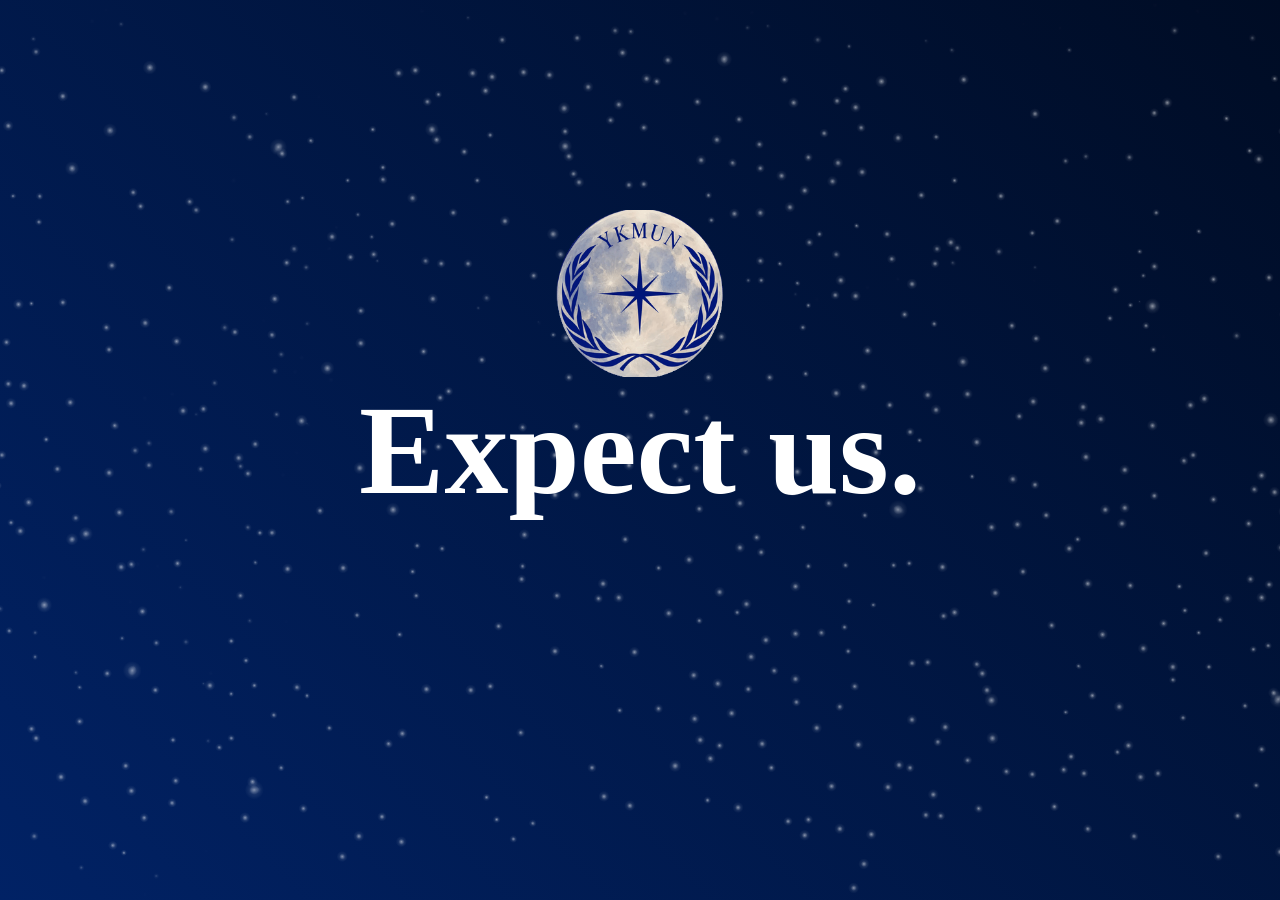
<file: index.html>
<!DOCTYPE html>
<html lang="en">
<head>
    <meta charset="UTF-8">
    <meta name="viewport" content="width=device-width, initial-scale=1">
    <meta name="theme-color" content="#011744">
    <title>YKMUN - Expect Us</title>
    <link rel="icon" type="image/png" sizes="256x256" href="icon.png">
    <link rel="apple-touch-icon" href="icon.png">
    <link rel="stylesheet" href="style.css">
</head>
<body>
    <div class="sky" aria-hidden="true"></div>
    <canvas id="stars" aria-hidden="true"></canvas>
    <div class="stack">
        <div class="title">
            <img class="mark" src="icon.png" alt="YKMUN" width="256" height="256">
            <h1>Expect us.</h1>
        </div>
    </div>
    <script src="stars-data.js"></script>
    <script src="stars.js"></script>
</body>
</html>
</file>
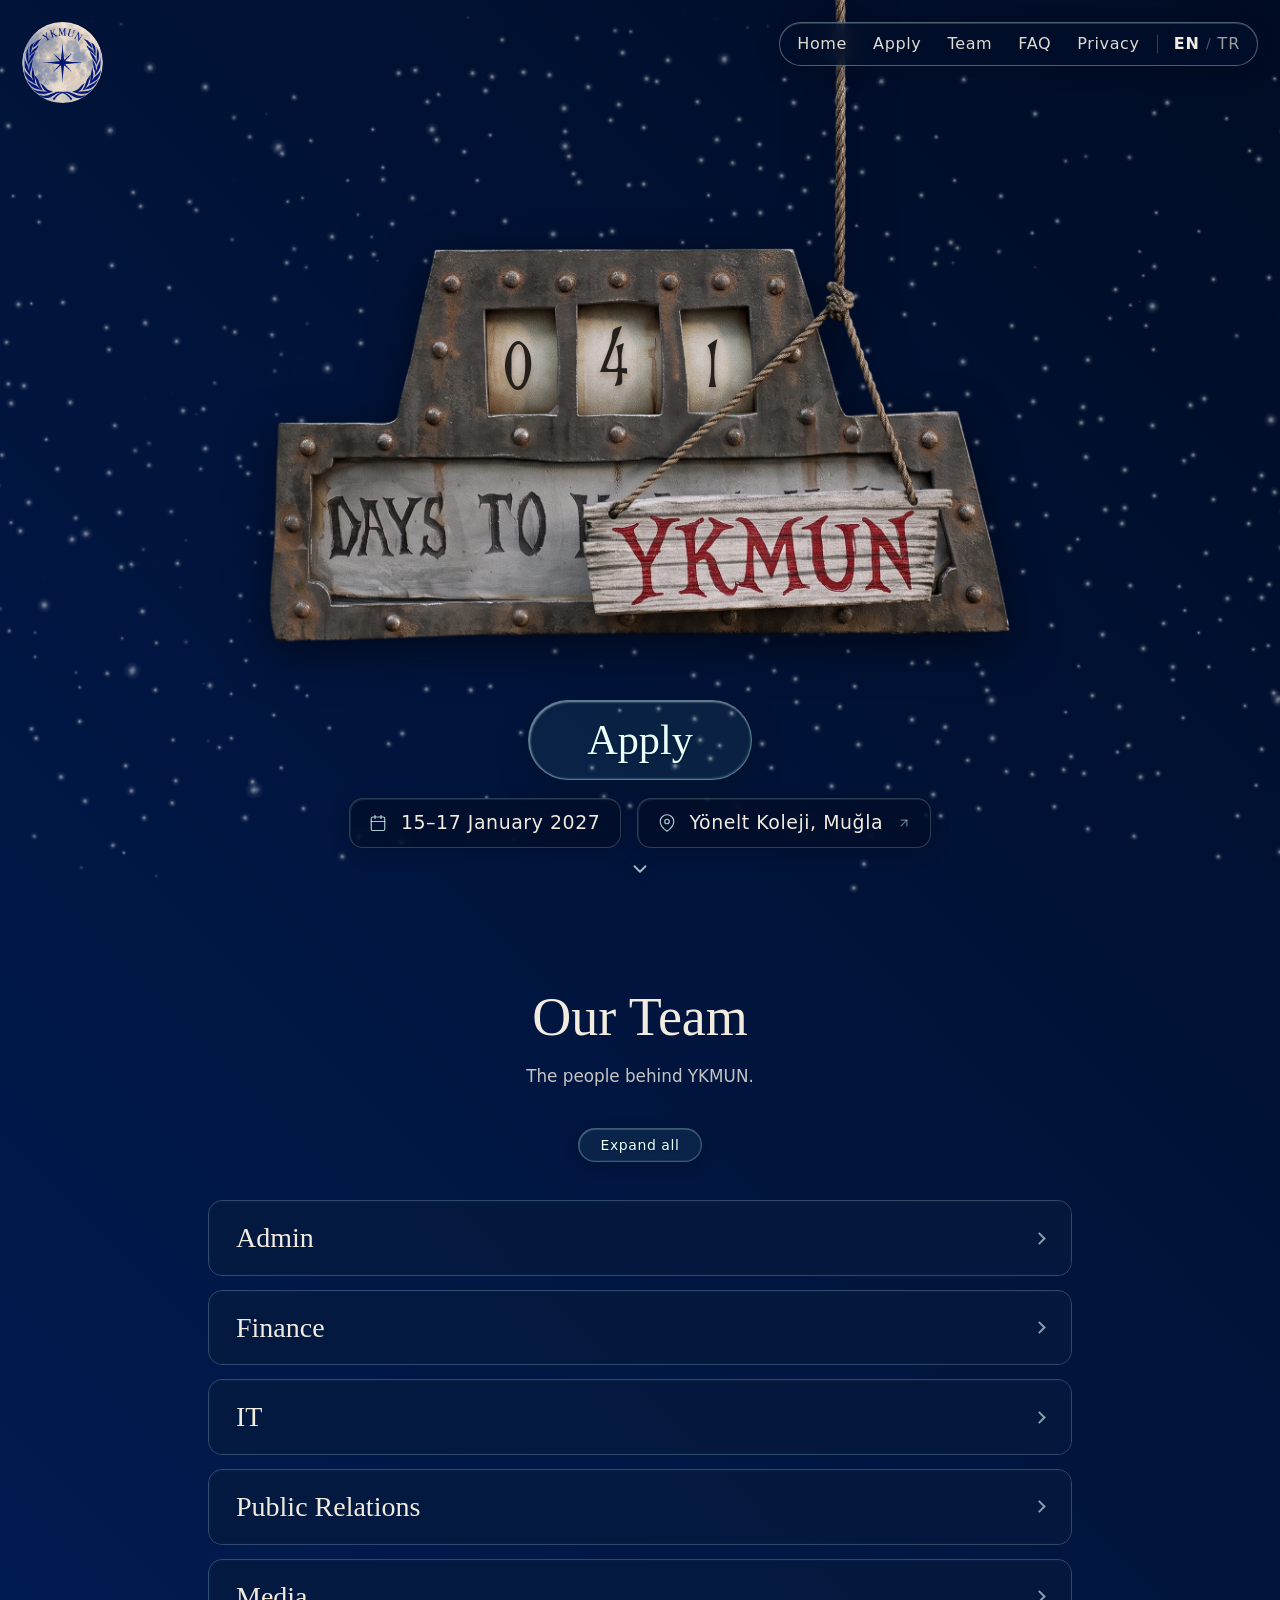
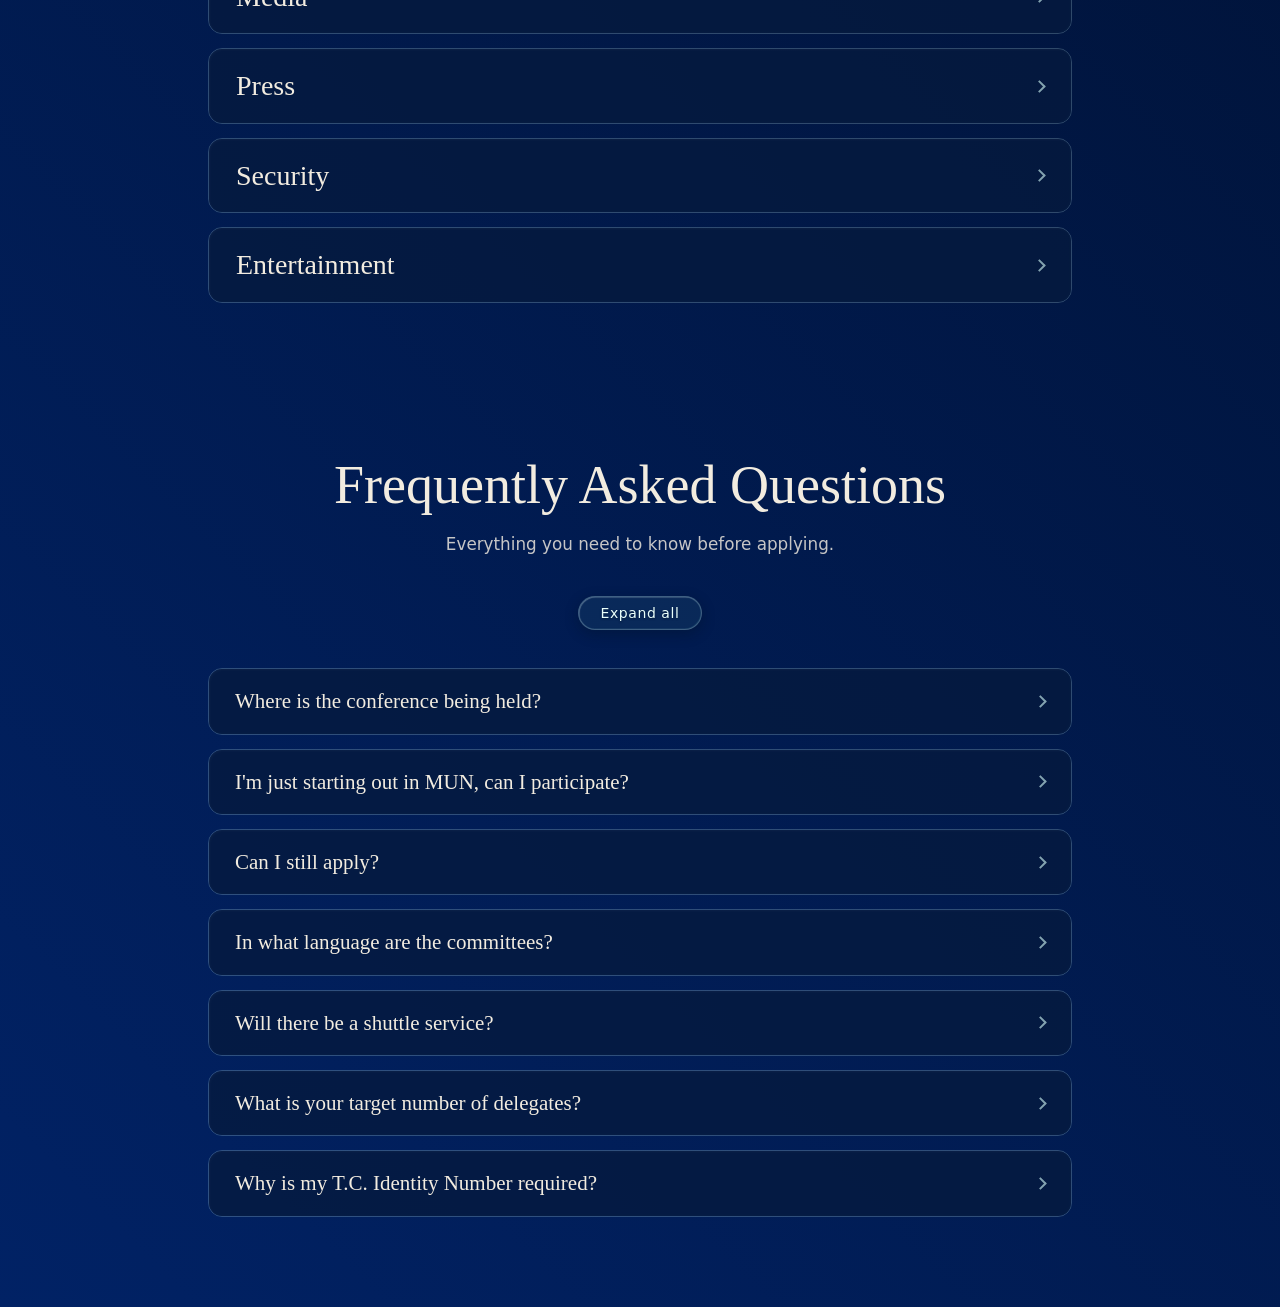
<file: home.html>
<!DOCTYPE html>
<html lang="en">
<head>
    <meta charset="UTF-8">
    <meta name="viewport" content="width=device-width, initial-scale=1">
    <meta name="theme-color" content="#011744">
    <title>YKMUN - Home</title>
    <meta name="description" content="Apply to YKMUN. Follow the countdown to the conference.">
    <link rel="icon" type="image/png" sizes="256x256" href="icon.png">
    <link rel="apple-touch-icon" href="icon.png">
    <link rel="stylesheet" href="fonts.css">
    <link rel="stylesheet" href="home.css">
    <link rel="stylesheet" href="team.css">
    <link rel="stylesheet" href="nav.css">
    <link rel="stylesheet" href="auth.css">
</head>
<body>

<div class="sky" aria-hidden="true"></div>
<canvas id="stars" aria-hidden="true"></canvas>

<a class="emblem" href="/home" aria-label="YKMUN Home Page">
    <img src="icon.png" alt="YKMUN Logo" width="256" height="256">
</a>

<main>

    <section class="stage">

        <div class="counter">
            <img class="counter-plate" src="counter.webp" alt="Countdown to YKMUN"
                 width="1556" height="2783" fetchpriority="high">

            <!-- Staff entrance, sitting over the YKMUN text on the counter and
                 invisible until pressed 5 times. Deliberately unnamed in the
                 page: no label, no icon, no hover state. See auth.js for what
                 it opens, and note that the hiding is not the security — the
                 password is. -->
            <button class="secret" id="staff-entry" type="button"
                    tabindex="-1" aria-hidden="true"></button>

            <div class="windows" aria-hidden="true">
                <span class="window" data-slot="0"></span>
                <span class="window" data-slot="1"></span>
                <span class="window" data-slot="2"></span>
            </div>

            <p class="sr-only" id="countdown-text" role="status" aria-live="polite"></p>
        </div>

        <div class="stage-foot">
            <a class="cta" href="apply" data-en="Apply" data-tr="Başvur">Apply</a>

            <div class="meta-cards">
                <!-- Date Card -->
                <div class="meta-card">
                    <span class="meta-card-icon" aria-hidden="true">
                        <svg viewBox="0 0 24 24" width="18" height="18" fill="none" stroke="currentColor" stroke-width="1.6" stroke-linecap="round" stroke-linejoin="round">
                            <rect x="3" y="4" width="18" height="18" rx="2" ry="2"></rect>
                            <line x1="16" y1="2" x2="16" y2="6"></line>
                            <line x1="8" y1="2" x2="8" y2="6"></line>
                            <line x1="3" y1="10" x2="21" y2="10"></line>
                        </svg>
                    </span>
                    <span class="meta-card-text" data-en="15–17 January 2027" data-tr="15–17 Ocak 2027">15–17 January 2027</span>
                </div>

                <!-- Venue Card -->
                <a class="meta-card meta-card--link" href="https://maps.google.com/?q=Özel+Yönelt+Koleji+Menteşe+Muğla" target="_blank" rel="noopener noreferrer" title="Özel Yönelt Koleji, Menteşe, Muğla" aria-label="Location: Yönelt Koleji, Muğla (opens Google Maps)">
                    <span class="meta-card-icon" aria-hidden="true">
                        <svg viewBox="0 0 24 24" width="18" height="18" fill="none" stroke="currentColor" stroke-width="1.6" stroke-linecap="round" stroke-linejoin="round">
                            <path d="M21 10c0 7-9 13-9 13s-9-6-9-13a9 9 0 0 1 18 0z"></path>
                            <circle cx="12" cy="10" r="3"></circle>
                        </svg>
                    </span>
                    <span class="meta-card-text">Yönelt Koleji, Muğla</span>
                    <span class="meta-card-link-icon" aria-hidden="true">
                        <svg viewBox="0 0 24 24" width="14" height="14" fill="none" stroke="currentColor" stroke-width="2" stroke-linecap="round" stroke-linejoin="round">
                            <line x1="7" y1="17" x2="17" y2="7"></line>
                            <polyline points="7 7 17 7 17 17"></polyline>
                        </svg>
                    </span>
                </a>
            </div>
        </div>

        <a class="scroll-cue" href="#team" aria-label="Scroll down">
            <svg viewBox="0 0 24 24" width="22" height="22" fill="none" stroke="currentColor" stroke-width="2" stroke-linecap="round" stroke-linejoin="round" aria-hidden="true">
                <polyline points="6 9 12 15 18 9"></polyline>
            </svg>
        </a>

    </section>

    <section class="page" id="team">

        <header class="head">
            <h1>Our Team</h1>
            <p class="note">The people behind YKMUN.</p>
        </header>

        <div class="team-actions">
            <button type="button" class="team-toggle-all" id="team-toggle-all" aria-expanded="false" data-en="Expand all" data-tr="Tümünü aç">Expand all</button>
        </div>

        <details class="dept" id="admin">
            <summary class="dept-summary">
                <h2 class="dept-title" data-en="Admin" data-tr="Admin">Admin</h2>
                <span class="dept-arrow" aria-hidden="true"></span>
            </summary>
            <div class="dept-body">
                <p class="dept-text">Need anything during the conference? They'll be there to help before you even have to ask! While you enjoy an unforgettable conference experience and make memories to cherish, they work behind the scenes to make sure everything runs smoothly and seamlessly. With their hardworking team and the leaders guiding them, they strive every day to make your experience even better. They are the unsung heroes of our conference and the backbone of our organization.</p>
                <ul class="team">
                    <li class="member">
                        <picture>
                            <source srcset="team/alaz-ada-ozturk.jxl" type="image/jxl">
                            <img src="team/alaz-ada-ozturk.jpg" alt="Alaz Ada Öztürk"
                                 width="720" height="960" loading="lazy">
                        </picture>
                        <p class="member-name">Alaz Ada Öztürk</p>
                        <p class="member-role">Head of Admin</p>
                    </li>
                    <li class="member">
                        <picture>
                            <source srcset="team/oyku-ela-navruz.jxl" type="image/jxl">
                            <img src="team/oyku-ela-navruz.jpg" alt="Öykü Ela Navruz"
                                 width="720" height="960" loading="lazy">
                        </picture>
                        <p class="member-name">Öykü Ela Navruz</p>
                        <p class="member-role">Deputy Head of Admin</p>
                    </li>
                </ul>
            </div>
        </details>
        <details class="dept" id="finance">
            <summary class="dept-summary">
                <h2 class="dept-title" data-en="Finance" data-tr="Finans">Finance</h2>
                <span class="dept-arrow" aria-hidden="true"></span>
            </summary>
            <div class="dept-body">
                <p class="dept-text">Meet the people who prove that finance is about much more than numbers: it's about leadership, strategy, and success! With their sharp attention to detail, dedication, and strong sense of responsibility, they work tirelessly to ensure that every plan is built on a solid foundation. Always striving to make every goal achievable and sustainable, their endless effort and support play a vital role in bringing our conference to life.</p>
                <ul class="team">
                    <li class="member">
                        <picture>
                            <source srcset="team/zeliha-koyneksiz.jxl" type="image/jxl">
                            <img src="team/zeliha-koyneksiz.jpg" alt="Zeliha Köyneksiz"
                                 width="720" height="960" loading="lazy">
                        </picture>
                        <p class="member-name">Zeliha Köyneksiz</p>
                        <p class="member-role">Co-Head of Finance</p>
                    </li>
                    <li class="member">
                        <picture>
                            <source srcset="team/ata-deniz-ozsoy.jxl" type="image/jxl">
                            <img src="team/ata-deniz-ozsoy.jpg" alt="Ata Deniz Özsoy"
                                 width="720" height="960" loading="lazy">
                        </picture>
                        <p class="member-name">Ata Deniz Özsoy</p>
                        <p class="member-role">Co-Head of Finance</p>
                    </li>
                    <li class="member">
                        <picture>
                            <source srcset="team/cinar-ertun.jxl" type="image/jxl">
                            <img src="team/cinar-ertun.jpg" alt="Çınar Ertun"
                                 width="896" height="1200" loading="lazy">
                        </picture>
                        <p class="member-name">Çınar Ertun</p>
                        <p class="member-role">Deputy Head of Finance</p>
                    </li>
                </ul>
            </div>
        </details>
        <details class="dept" id="it">
            <summary class="dept-summary">
                <h2 class="dept-title" data-en="IT" data-tr="IT">IT</h2>
                <span class="dept-arrow" aria-hidden="true"></span>
            </summary>
            <div class="dept-body">
                <p class="dept-text">Behind every seamless experience lies a brilliant mind working tirelessly to make it happen! With technical expertise, creativity, and a passion for innovation, our IT Heads ensure that every detail works flawlessly. From solving unexpected challenges to keeping everything running smoothly, they're always one step ahead, making sure nothing stands in the way of an unforgettable conference experience.</p>
                <ul class="team">
                    <li class="member">
                        <picture>
                            <source srcset="team/efe-tahca.jxl" type="image/jxl">
                            <img src="team/efe-tahca.jpg" alt="Efe Tahça"
                                 width="720" height="960" loading="lazy">
                        </picture>
                        <p class="member-name">Efe Tahça</p>
                        <p class="member-role">Co-Head of IT</p>
                    </li>
                    <li class="member">
                        <picture>
                            <source srcset="team/toprak-dere.jxl" type="image/jxl">
                            <img src="team/toprak-dere.jpg" alt="Toprak Dere"
                                 width="720" height="960" loading="lazy">
                        </picture>
                        <p class="member-name">Toprak Dere</p>
                        <p class="member-role">Co-Head of IT</p>
                    </li>
                </ul>
            </div>
        </details>
        <details class="dept" id="public-relations">
            <summary class="dept-summary">
                <h2 class="dept-title" data-en="Public Relations" data-tr="Halkla İlişkiler">Public Relations</h2>
                <span class="dept-arrow" aria-hidden="true"></span>
            </summary>
            <div class="dept-body">
                <p class="dept-text">Do you have a question or need help? They're always just one step away! The unsung heroes behind every perfectly organized moment, they take our conference to the next level with their team spirit and experience. With their energy, warmth, and dedication, they're always ready to solve your problems and make sure everything runs smoothly. Working tirelessly to create a flawless conference, they're here for you whenever you need them!</p>
                <ul class="team">
                    <li class="member">
                        <picture>
                            <source srcset="team/lal-carikoglu.jxl" type="image/jxl">
                            <img src="team/lal-carikoglu.jpg" alt="Lâl Çarıkoğlu"
                                 width="720" height="960" loading="lazy">
                        </picture>
                        <p class="member-name">Lâl Çarıkoğlu</p>
                        <p class="member-role">Co-Head of Public Relations</p>
                    </li>
                    <li class="member">
                        <picture>
                            <source srcset="team/esma-akcin.jxl" type="image/jxl">
                            <img src="team/esma-akcin.jpg" alt="Esma Akçin"
                                 width="720" height="960" loading="lazy">
                        </picture>
                        <p class="member-name">Esma Akçin</p>
                        <p class="member-role">Co-Head of Public Relations</p>
                    </li>
                    <li class="member">
                        <picture>
                            <source srcset="team/gulsah-topal.jxl" type="image/jxl">
                            <img src="team/gulsah-topal.jpg" alt="Gülşah Topal"
                                 width="720" height="960" loading="lazy">
                        </picture>
                        <p class="member-name">Gülşah Topal</p>
                        <p class="member-role">Deputy Head of Public Relations</p>
                    </li>
                </ul>
            </div>
        </details>
        <details class="dept" id="media">
            <summary class="dept-summary">
                <h2 class="dept-title" data-en="Media" data-tr="Medya">Media</h2>
                <span class="dept-arrow" aria-hidden="true"></span>
            </summary>
            <div class="dept-body">
                <p class="dept-text">Meet the creative face of our conference! With their talent, unique perspective, and inspiring vision, they work tirelessly to capture our most unforgettable moments. Every detail matters to them, and their dedication ensures that the spirit of our conference is reflected in every frame. Thanks to their creativity and passion, we're ready to create memories worth sharing over and over again!</p>
                <ul class="team">
                    <li class="member">
                        <picture>
                            <source srcset="team/doruk-boyaci.jxl" type="image/jxl">
                            <img src="team/doruk-boyaci.jpg" alt="Doruk Boyacı"
                                 width="720" height="960" loading="lazy">
                        </picture>
                        <p class="member-name">Doruk Boyacı</p>
                        <p class="member-role">Co-Head of Media</p>
                    </li>
                    <li class="member">
                        <picture>
                            <source srcset="team/masal-cenikli.jxl" type="image/jxl">
                            <img src="team/masal-cenikli.jpg" alt="Masal Cenikli"
                                 width="720" height="960" loading="lazy">
                        </picture>
                        <p class="member-name">Masal Cenikli</p>
                        <p class="member-role">Co-Head of Media</p>
                    </li>
                </ul>
            </div>
        </details>
        <details class="dept" id="press">
            <summary class="dept-summary">
                <h2 class="dept-title" data-en="Press" data-tr="Basın">Press</h2>
                <span class="dept-arrow" aria-hidden="true"></span>
            </summary>
            <div class="dept-body">
                <p class="dept-text">Behind every unforgettable moment, there is a team bringing it all to life. Leading our press team with dedication and passion, our Co-Heads of Press are ready to capture every moment. With their creativity and commitment, they will make sure that every highlight of our conference finds its way to the spotlight. Get ready to see our conference through their eyes! They work tirelessly to capture your most precious moments and bring them to you.</p>
                <ul class="team">
                    <li class="member">
                        <picture>
                            <source srcset="team/alp-akbulut.jxl" type="image/jxl">
                            <img src="team/alp-akbulut.jpg" alt="Alp Akbulut"
                                 width="720" height="960" loading="lazy">
                        </picture>
                        <p class="member-name">Alp Akbulut</p>
                        <p class="member-role">Co-Head of Press</p>
                    </li>
                    <li class="member">
                        <picture>
                            <source srcset="team/goktug-efe-kolenoglu.jxl" type="image/jxl">
                            <img src="team/goktug-efe-kolenoglu.jpg" alt="Göktuğ Efe Kolenoğlu"
                                 width="720" height="960" loading="lazy">
                        </picture>
                        <p class="member-name">Göktuğ Efe Kolenoğlu</p>
                        <p class="member-role">Co-Head of Press</p>
                    </li>
                </ul>
            </div>
        </details>
        <details class="dept" id="security">
            <summary class="dept-summary">
                <h2 class="dept-title" data-en="Security" data-tr="Güvenlik">Security</h2>
                <span class="dept-arrow" aria-hidden="true"></span>
            </summary>
            <div class="dept-body">
                <p class="dept-text">Responsible for maintaining order and ensuring a safe environment throughout the conference, our Co-Heads of Security play an important role in keeping everything running smoothly. With their dedication and attention to detail, they are ready to ensure a secure and well-organized experience for all participants. With security as their priority, they are ready to keep the conference running at its best. We're fortunate to have a team that combines quick responses with the strength and dedication to ensure everyone's safety. Thanks to them, our conference becomes even more extraordinary.</p>
                <ul class="team">
                    <li class="member">
                        <picture>
                            <source srcset="team/egemen-kursat-savas.jxl" type="image/jxl">
                            <img src="team/egemen-kursat-savas.jpg" alt="Egemen Kürşat Savaş"
                                 width="720" height="960" loading="lazy">
                        </picture>
                        <p class="member-name">Egemen Kürşat Savaş</p>
                        <p class="member-role">Co-Head of Security</p>
                    </li>
                    <li class="member">
                        <picture>
                            <source srcset="team/eymen-elemena.jxl" type="image/jxl">
                            <img src="team/eymen-elemena.jpg" alt="Eymen Elemana"
                                 width="896" height="1200" loading="lazy">
                        </picture>
                        <p class="member-name">Eymen Elemana</p>
                        <p class="member-role">Co-Head of Security</p>
                    </li>
                    <li class="member">
                        <picture>
                            <source srcset="team/efe-ercan.jxl" type="image/jxl">
                            <img src="team/efe-ercan.jpg" alt="Efe Ercan"
                                 width="720" height="960" loading="lazy">
                        </picture>
                        <p class="member-name">Efe Ercan</p>
                        <p class="member-role">Deputy Head of Security</p>
                    </li>
                </ul>
            </div>
        </details>
        <details class="dept" id="entertainment">
            <summary class="dept-summary">
                <h2 class="dept-title" data-en="Entertainment" data-tr="Eğlence">Entertainment</h2>
                <span class="dept-arrow" aria-hidden="true"></span>
            </summary>
            <div class="dept-body">
                <p class="dept-text">Every great conference needs energy, and a little bit of fun — and our Entertainment team is here to bring it all with their creativity. Our Heads of Entertainment are ready to turn every moment into an exciting experience and keep the spirit of our conference alive. They are going to make sure there is never a dull moment. Get ready for the fun, because our Entertainment team is just getting started! While you take your success to the next level, they will do everything in their power to make your experience fun and unforgettable!</p>
                <ul class="team">
                    <li class="member">
                        <picture>
                            <source srcset="team/eylul-deniz-ekiz.jxl" type="image/jxl">
                            <img src="team/eylul-deniz-ekiz.jpg" alt="Eylül Deniz Ekiz"
                                 width="720" height="960" loading="lazy">
                        </picture>
                        <p class="member-name">Eylül Deniz Ekiz</p>
                        <p class="member-role">Head of Entertainment</p>
                    </li>
                    <li class="member">
                        <picture>
                            <source srcset="team/neslisah-boyaci.jxl" type="image/jxl">
                            <img src="team/neslisah-boyaci.jpg" alt="Neslişah Boyacı"
                                 width="720" height="960" loading="lazy">
                        </picture>
                        <p class="member-name">Neslişah Boyacı</p>
                        <p class="member-role">Head of Entertainment</p>
                    </li>
                </ul>
            </div>
        </details>

    </section>

    <section class="page" id="faq">

        <header class="head">
            <h1 data-en="Frequently Asked Questions" data-tr="Sıkça Sorulan Sorular">Frequently Asked Questions</h1>
            <p class="note" data-en="Everything you need to know before applying." data-tr="Başvuru öncesi bilmeniz gerekenler.">Everything you need to know before applying.</p>
        </header>

        <div class="team-actions">
            <button type="button" class="team-toggle-all" id="faq-toggle-all" aria-expanded="false" data-en="Expand all" data-tr="Tümünü aç">Expand all</button>
        </div>

        <details class="dept" id="faq-venue">
            <summary class="dept-summary">
                <h2 class="dept-title" data-en="Where is the conference being held?" data-tr="Konferans nerede düzenleniyor?">Where is the conference being held?</h2>
                <span class="dept-arrow" aria-hidden="true"></span>
            </summary>
            <div class="dept-body">
                <p class="dept-text" data-en="YKMUN will be held on 15–17 January 2027 at Özel Yönelt Koleji in Menteşe, Muğla." data-tr="YKMUN, 15–17 Ocak 2027 tarihlerinde Muğla Menteşe'deki Özel Yönelt Koleji'nde düzenlenecektir.">YKMUN will be held on 15–17 January 2027 at Özel Yönelt Koleji in Menteşe, Muğla.</p>
            </div>
        </details>

        <details class="dept" id="faq-beginner">
            <summary class="dept-summary">
                <h2 class="dept-title" data-en="I'm just starting out in MUN, can I participate?" data-tr="MUN'a yeni başlıyorum, katılabilir miyim?">I'm just starting out in MUN, can I participate?</h2>
                <span class="dept-arrow" aria-hidden="true"></span>
            </summary>
            <div class="dept-body">
                <p class="dept-text" data-en="Yes! We offer beginner-friendly committees, and our academic team is ready to guide first-time delegates throughout the conference." data-tr="Evet! Başlangıç seviyesine uygun komitelerimiz bulunuyor ve akademik ekibimiz konferans boyunca ilk kez katılan delegelere rehberlik etmeye hazır.">Yes! We offer beginner-friendly committees, and our academic team is ready to guide first-time delegates throughout the conference.</p>
            </div>
        </details>

        <details class="dept" id="faq-apply">
            <summary class="dept-summary">
                <h2 class="dept-title" data-en="Can I still apply?" data-tr="Hâlâ başvurabilir miyim?">Can I still apply?</h2>
                <span class="dept-arrow" aria-hidden="true"></span>
            </summary>
            <div class="dept-body">
                <p class="dept-text" data-en="Yes, applications are open! You can apply on the Apply page as a Delegate, Admin Team member, Press Team member, or Trainee, or register a school or organisation delegation." data-tr="Evet, başvurular açık! Başvuru sayfasından Delege, Admin Ekibi, Basın Ekibi veya Trainee olarak bireysel başvurabilir ya da okul veya organizasyon delegasyonu kaydedebilirsiniz.">Yes, applications are open! You can apply on the Apply page as a Delegate, Admin Team member, Press Team member, or Trainee, or register a school or organisation delegation.</p>
            </div>
        </details>

        <details class="dept" id="faq-language">
            <summary class="dept-summary">
                <h2 class="dept-title" data-en="In what language are the committees?" data-tr="Komiteler hangi dilde olacak?">In what language are the committees?</h2>
                <span class="dept-arrow" aria-hidden="true"></span>
            </summary>
            <div class="dept-body">
                <p class="dept-text" data-en="Our committees are conducted in English." data-tr="Komitelerimiz İngilizce olarak yürütülmektedir.">Our committees are conducted in English.</p>
            </div>
        </details>

        <details class="dept" id="faq-shuttle">
            <summary class="dept-summary">
                <h2 class="dept-title" data-en="Will there be a shuttle service?" data-tr="Servis imkânı olacak mı?">Will there be a shuttle service?</h2>
                <span class="dept-arrow" aria-hidden="true"></span>
            </summary>
            <div class="dept-body">
                <p class="dept-text" data-en="Shuttle service details are being finalized and will be shared with registered participants closer to the conference. For specific questions, feel free to write to info@ykmun.org." data-tr="Servis detayları netleştirilmekte olup konferansa yakın bir tarihte kayıtlı katılımcılarla paylaşılacaktır. Özel sorularınız için info@ykmun.org adresine yazabilirsiniz.">Shuttle service details are being finalized and will be shared with registered participants closer to the conference. For specific questions, feel free to write to info@ykmun.org.</p>
            </div>
        </details>

        <details class="dept" id="faq-target">
            <summary class="dept-summary">
                <h2 class="dept-title" data-en="What is your target number of delegates?" data-tr="Hedeflenen delege sayısı nedir?">What is your target number of delegates?</h2>
                <span class="dept-arrow" aria-hidden="true"></span>
            </summary>
            <div class="dept-body">
                <p class="dept-text" data-en="Committee capacities are planned to keep debate engaging and well-balanced for everyone. For school group capacity inquiries, please reach out to info@ykmun.org." data-tr="Komite kontenjanları, herkes için verimli ve dengeli bir tartışma ortamı sağlayacak şekilde planlanmaktadır. Okul grupları için kontenjan bilgisi almak isterseniz info@ykmun.org adresinden bize ulaşabilirsiniz.">Committee capacities are planned to keep debate engaging and well-balanced for everyone. For school group capacity inquiries, please reach out to info@ykmun.org.</p>
            </div>
        </details>

        <details class="dept" id="faq-tc">
            <summary class="dept-summary">
                <h2 class="dept-title" data-en="Why is my T.C. Identity Number required?" data-tr="T.C. Kimlik Numarası neden isteniyor?">Why is my T.C. Identity Number required?</h2>
                <span class="dept-arrow" aria-hidden="true"></span>
            </summary>
            <div class="dept-body">
                <p class="dept-text" data-en="It is required for the official participation form signed before the conference. It is processed only with your explicit consent under KVKK and deleted once that purpose is fulfilled. See our Privacy page for full details." data-tr="Konferans öncesinde imzalanan resmi katılım formu için gereklidir. KVKK kapsamında yalnızca açık rızanızla işlenir ve amacı tamamlandığında silinir. Ayrıntılar için Gizlilik sayfamızı inceleyebilirsiniz.">It is required for the official participation form signed before the conference. It is processed only with your explicit consent under KVKK and deleted once that purpose is fulfilled. See our Privacy page for full details.</p>
            </div>
        </details>

    </section>

</main>

<script src="supabase-config.js"></script>
<script src="auth.js"></script>
<script src="stars-data.js"></script>
<script src="stars.js"></script>
<script src="countdown.js"></script>
<script src="nav.js"></script>
</body>
</html>
</file>
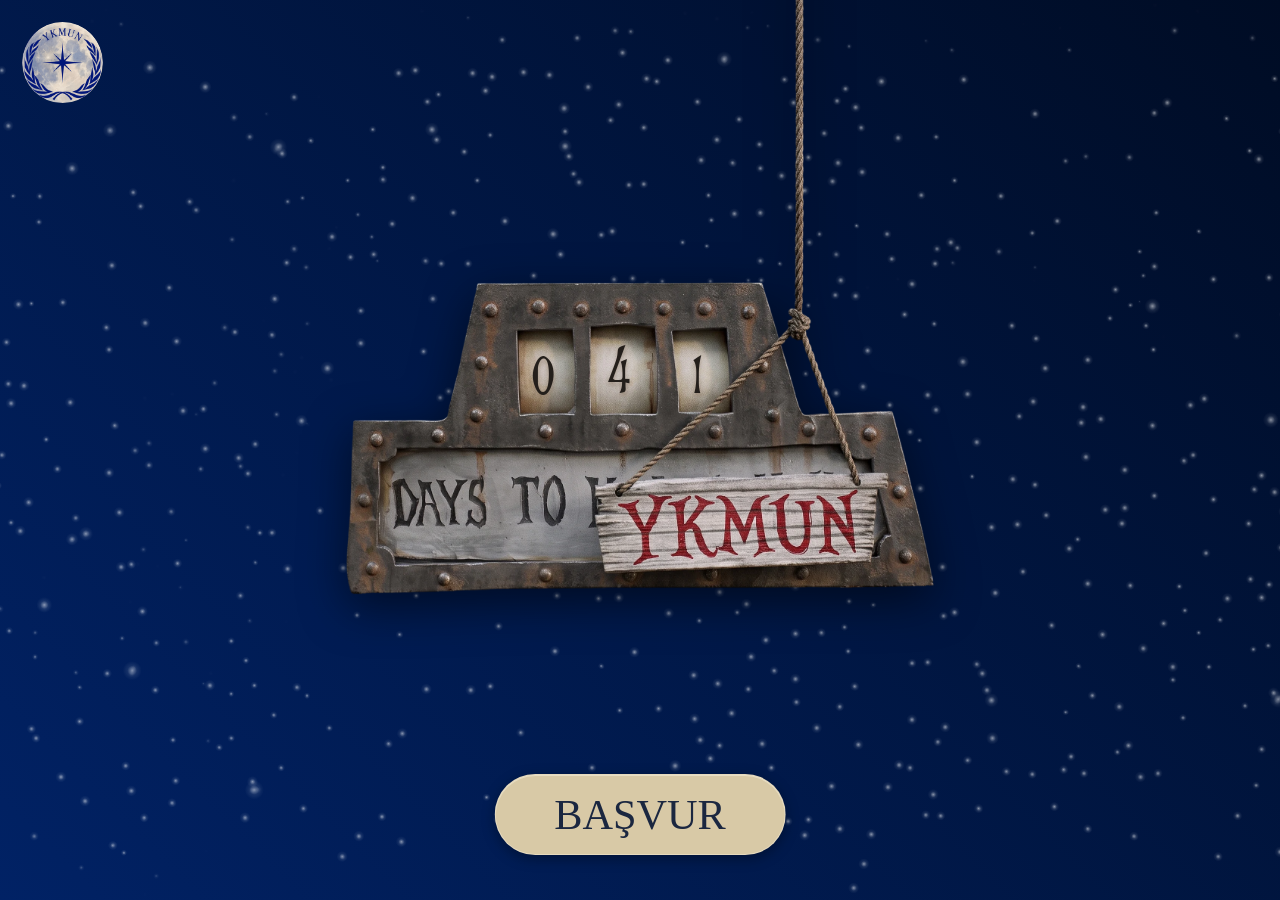
<file: index2.html>
<!DOCTYPE html>
<html lang="tr">
<head>
    <meta charset="UTF-8">
    <meta name="viewport" content="width=device-width, initial-scale=1">
    <title>YKMUN - Başvur</title>
    <meta name="description" content="YKMUN'a başvur. Günler sayacı ile kalan süreyi takip et.">
    <link rel="icon" type="image/png" sizes="256x256" href="icon.png">
    <link rel="apple-touch-icon" href="icon.png">
    <link rel="stylesheet" href="fonts.css">
    <link rel="stylesheet" href="style2.css">
</head>
<body>

<div class="sky" aria-hidden="true"></div>
<canvas id="stars" aria-hidden="true"></canvas>

<a class="emblem" href="index.html" aria-label="YKMUN ana sayfa">
    <img src="icon.png" alt="" width="256" height="256">
</a>

<main class="stage">

    <div class="counter" id="counter">
        <img class="counter-plate" src="counter.webp" alt="YKMUN'a kalan gün sayacı"
             width="1556" height="2783" fetchpriority="high">

        <div class="windows" id="windows" aria-hidden="true">
            <span class="window" data-slot="0"></span>
            <span class="window" data-slot="1"></span>
            <span class="window" data-slot="2"></span>
        </div>

        <p class="sr-only" id="countdown-text" role="status" aria-live="polite"></p>
    </div>

    <a class="cta" href="#" id="apply">Başvur</a>

</main>

<script src="stars-data.js"></script>
<script src="stars.js"></script>
<script src="countdown.js"></script>
</body>
</html>
</file>
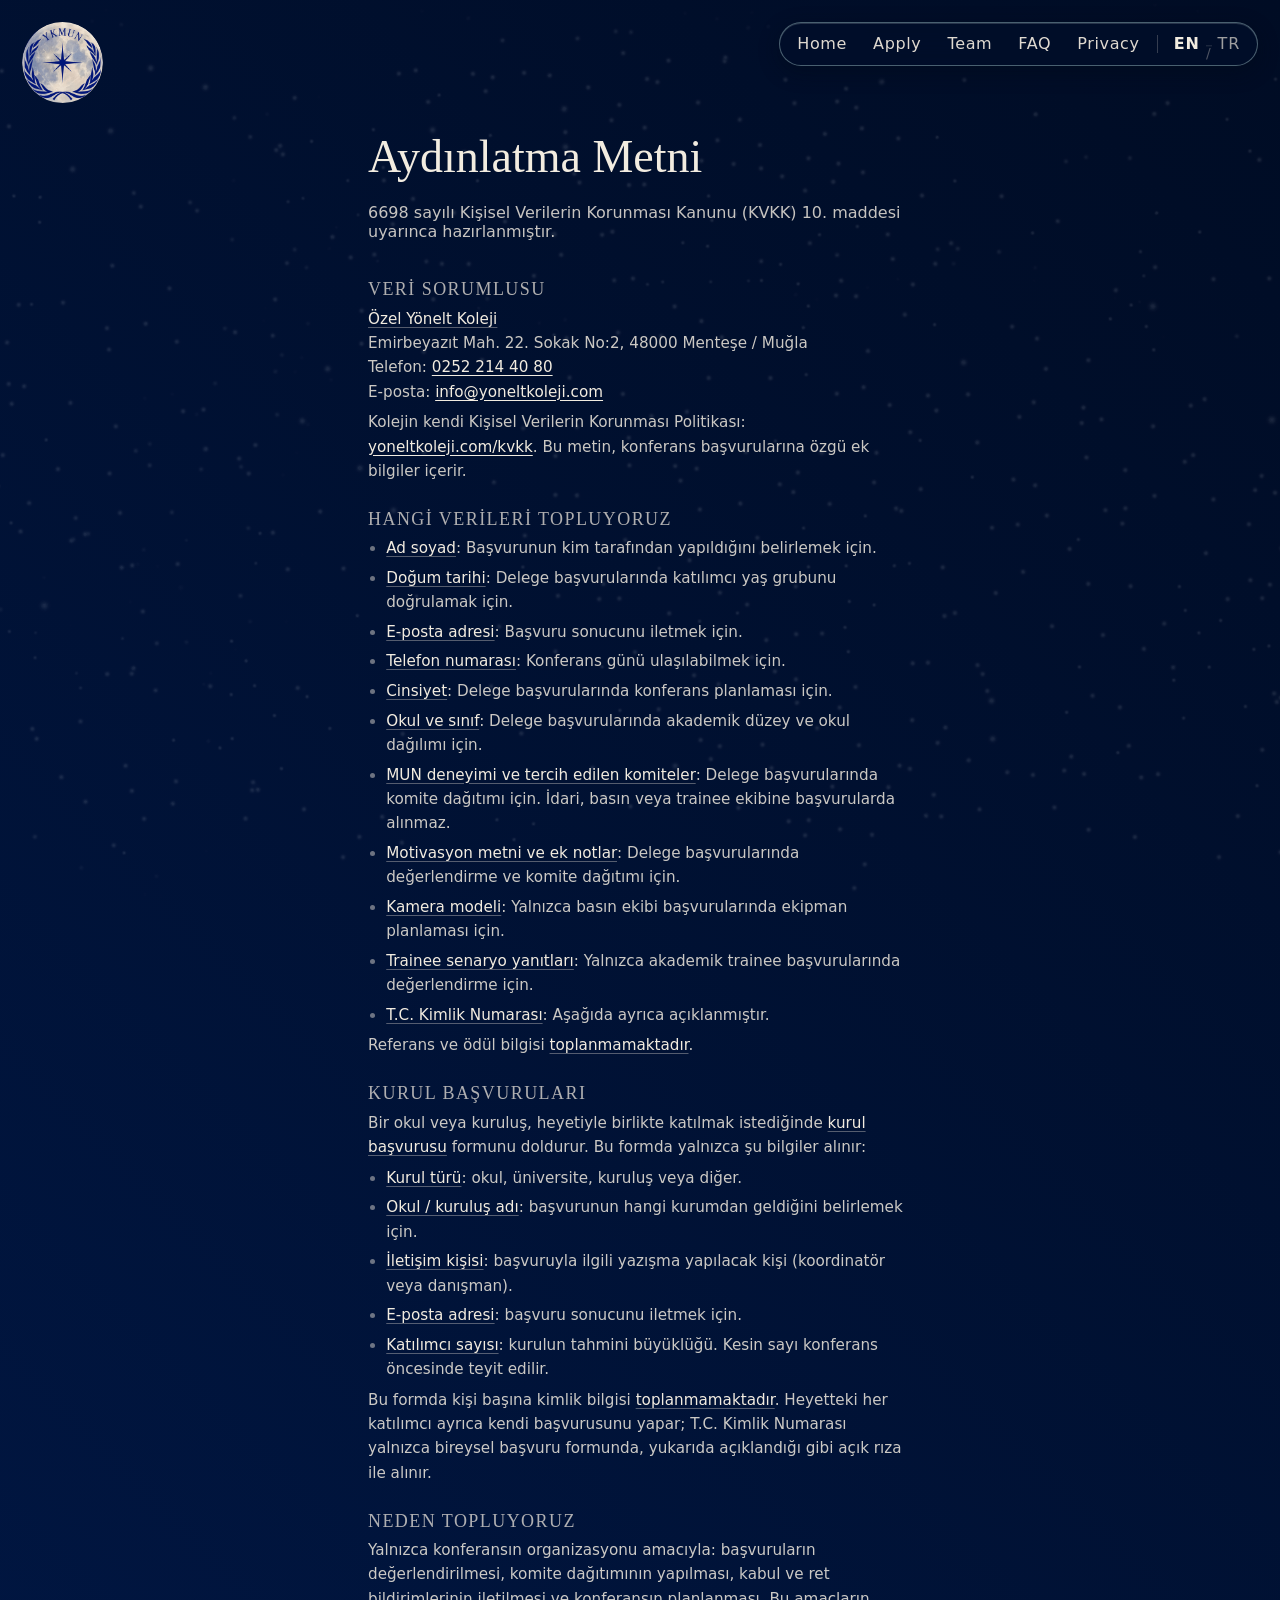
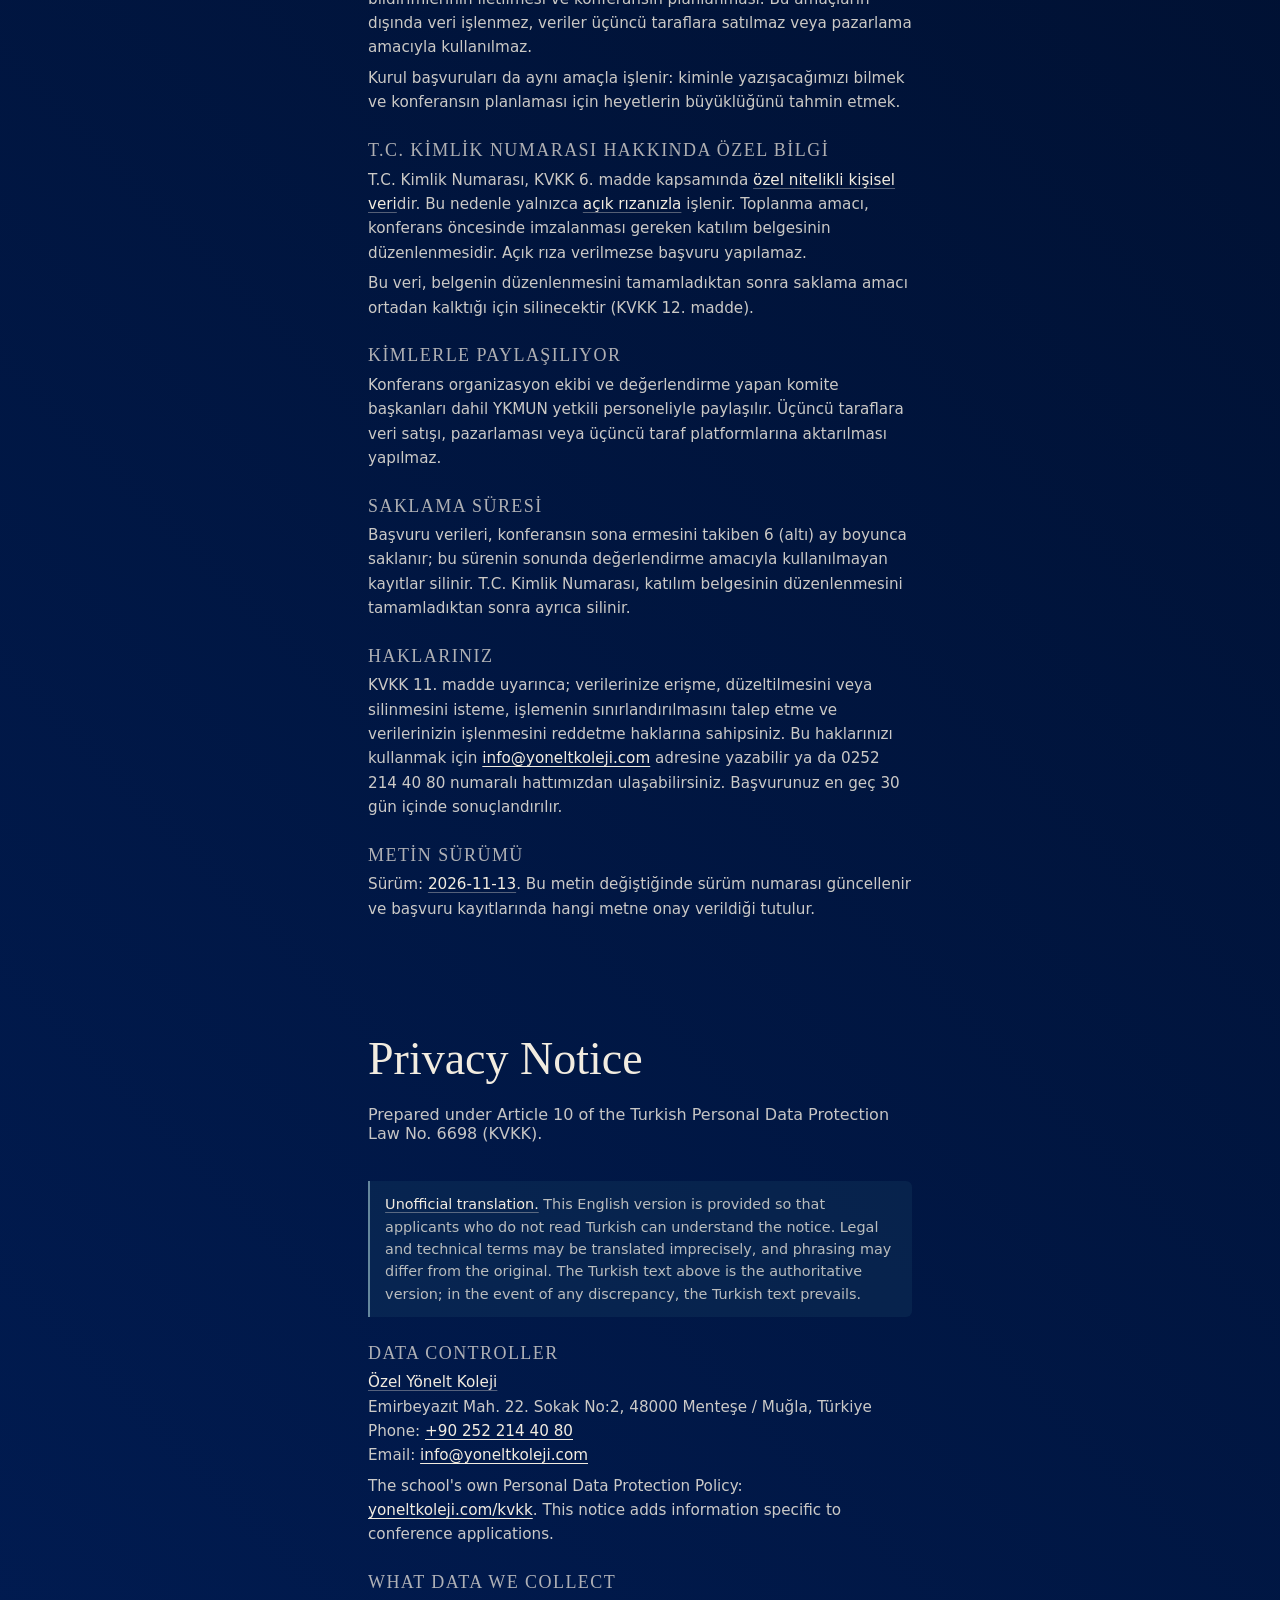
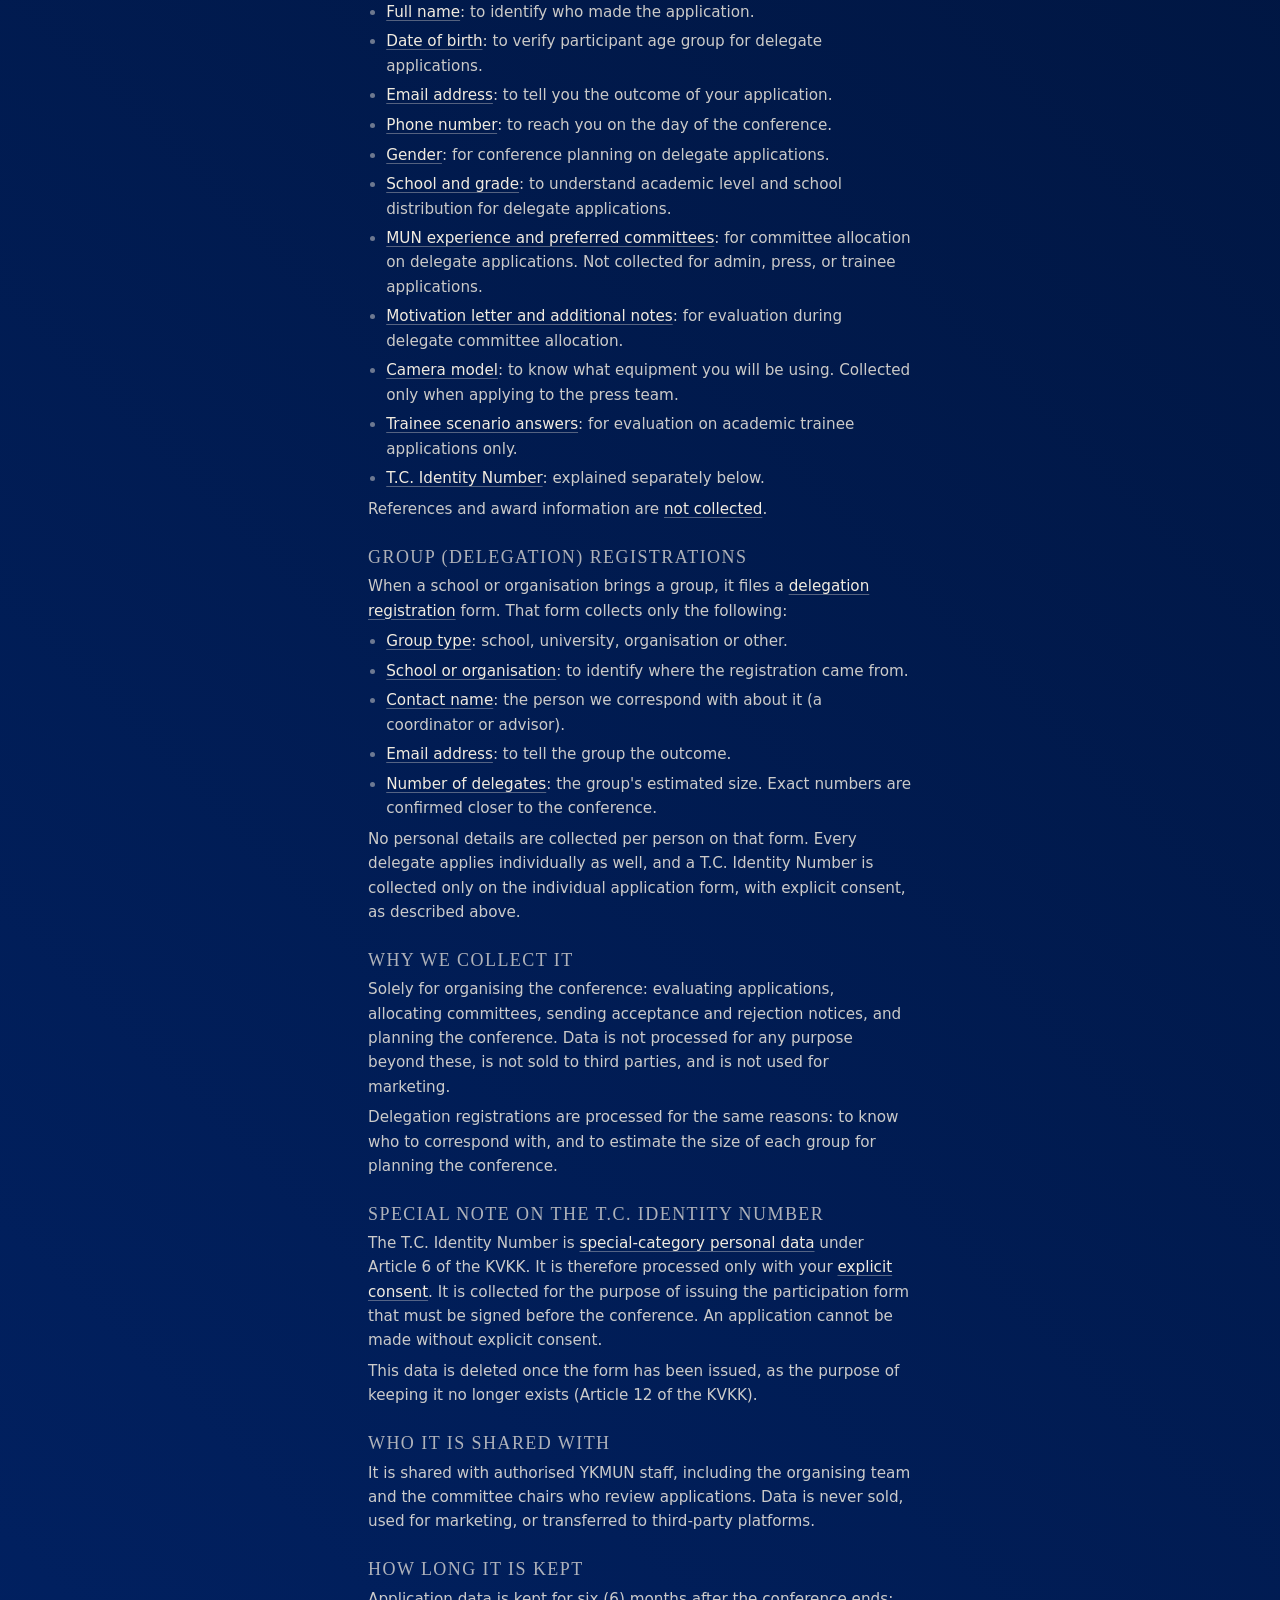
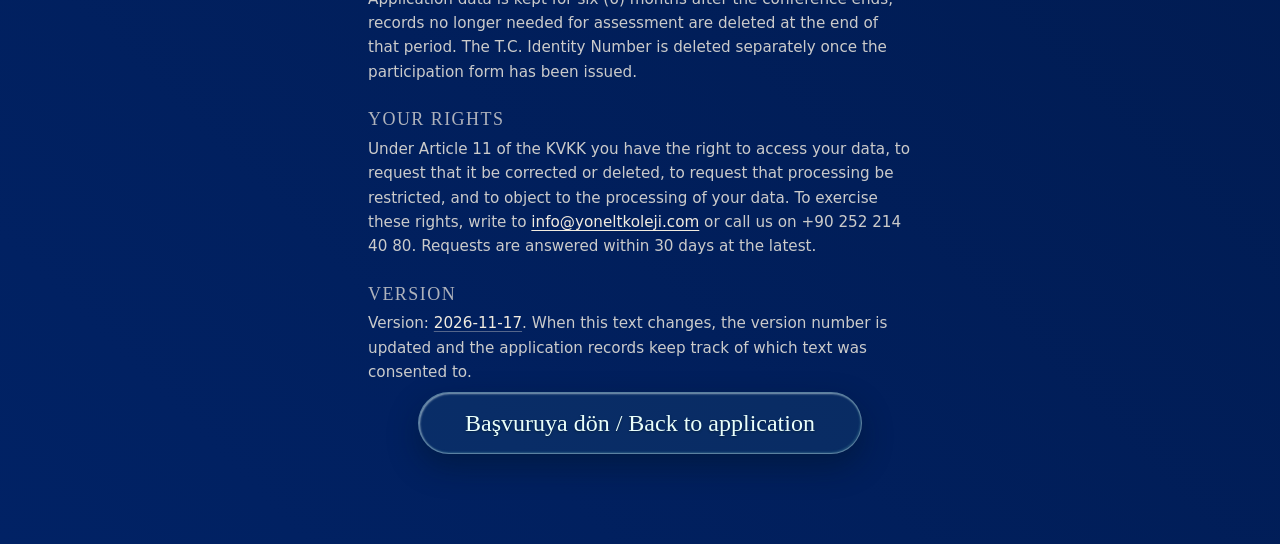
<file: kvkk.html>
<!DOCTYPE html>
<html lang="tr">
<head>
    <meta charset="UTF-8">
    <meta name="viewport" content="width=device-width, initial-scale=1">
    <meta name="theme-color" content="#011744">
    <title>YKMUN - Aydınlatma Metni / Privacy Notice</title>
    <link rel="icon" type="image/png" sizes="256x256" href="icon.png">
    <link rel="apple-touch-icon" href="icon.png">
    <link rel="stylesheet" href="fonts.css">
    <link rel="stylesheet" href="apply.css">
    <link rel="stylesheet" href="nav.css">
</head>
<body>

<div class="sky" aria-hidden="true"></div>

<a class="emblem" href="/home" aria-label="YKMUN ana sayfa">
    <img src="icon.png" alt="" width="256" height="256">
</a>

<main class="page">

    <header class="head">
        <h1>Aydınlatma Metni</h1>
        <p class="note">
            6698 sayılı Kişisel Verilerin Korunması Kanunu (KVKK) 10. maddesi
            uyarınca hazırlanmıştır.
        </p>
    </header>

    <div class="form legal" lang="tr">

        <section class="row">
            <h2>Veri sorumlusu</h2>
            <!--
                YKMUN runs under Yönelt Koleji's authority, with the school as the
                controller. Confirmed by the organisers (Teoman, 22 Oct 2026).

                Contact details are taken from the school's own published KVKK
                policy, not invented: https://yoneltkoleji.com/kvkk/
            -->
            <p class="hint legal-body">
                <strong>Özel Yönelt Koleji</strong><br>
                Emirbeyazıt Mah. 22. Sokak No:2, 48000 Menteşe / Muğla<br>
                Telefon: <a href="tel:+902522144080">0252 214 40 80</a><br>
                E-posta: <a href="mailto:info@yoneltkoleji.com">info@yoneltkoleji.com</a>
            </p>
            <p class="hint legal-body">
                Kolejin kendi Kişisel Verilerin Korunması Politikası:
                <a href="https://yoneltkoleji.com/kvkk/" target="_blank" rel="noopener">yoneltkoleji.com/kvkk</a>.
                Bu metin, konferans başvurularına özgü ek bilgiler içerir.
            </p>
        </section>

        <section class="row">
            <h2>Hangi verileri topluyoruz</h2>
            <ul class="legal-body">
                <li><strong>Ad soyad</strong>: Başvurunun kim tarafından yapıldığını belirlemek için.</li>
                <li><strong>Doğum tarihi</strong>: Delege başvurularında katılımcı yaş grubunu doğrulamak için.</li>
                <li><strong>E-posta adresi</strong>: Başvuru sonucunu iletmek için.</li>
                <li><strong>Telefon numarası</strong>: Konferans günü ulaşılabilmek için.</li>
                <li><strong>Cinsiyet</strong>: Delege başvurularında konferans planlaması için.</li>
                <li><strong>Okul ve sınıf</strong>: Delege başvurularında akademik düzey ve okul dağılımı için.</li>
                <li><strong>MUN deneyimi ve tercih edilen komiteler</strong>: Delege başvurularında komite dağıtımı için. İdari, basın veya trainee ekibine başvurularda alınmaz.</li>
                <li><strong>Motivasyon metni ve ek notlar</strong>: Delege başvurularında değerlendirme ve komite dağıtımı için.</li>
                <li><strong>Kamera modeli</strong>: Yalnızca basın ekibi başvurularında ekipman planlaması için.</li>
                <li><strong>Trainee senaryo yanıtları</strong>: Yalnızca akademik trainee başvurularında değerlendirme için.</li>
                <li><strong>T.C. Kimlik Numarası</strong>: Aşağıda ayrıca açıklanmıştır.</li>
            </ul>
            <p class="hint legal-body">
                Referans ve ödül bilgisi <strong>toplanmamaktadır</strong>.
            </p>
        </section>

        <section class="row">
            <h2>Kurul başvuruları</h2>
            <!--
                The delegation form (migration 0008) links here as its privacy
                notice, so what it collects is documented here too. See the note
                in 0008: this data is ordinary contact data, its lawful basis is
                not consent, and no individual is named on it.
            -->
            <p class="hint legal-body">
                Bir okul veya kuruluş, heyetiyle birlikte katılmak istediğinde
                <strong>kurul başvurusu</strong> formunu doldurur. Bu formda yalnızca
                şu bilgiler alınır:
            </p>
            <ul class="legal-body">
                <li><strong>Kurul türü</strong>: okul, üniversite, kuruluş veya diğer.</li>
                <li><strong>Okul / kuruluş adı</strong>: başvurunun hangi kurumdan geldiğini belirlemek için.</li>
                <li><strong>İletişim kişisi</strong>: başvuruyla ilgili yazışma yapılacak kişi (koordinatör veya danışman).</li>
                <li><strong>E-posta adresi</strong>: başvuru sonucunu iletmek için.</li>
                <li><strong>Katılımcı sayısı</strong>: kurulun tahmini büyüklüğü. Kesin sayı konferans öncesinde teyit edilir.</li>
            </ul>
            <p class="hint legal-body">
                Bu formda kişi başına kimlik bilgisi <strong>toplanmamaktadır</strong>.
                Heyetteki her katılımcı ayrıca kendi başvurusunu yapar; T.C. Kimlik
                Numarası yalnızca bireysel başvuru formunda, yukarıda açıklandığı
                gibi açık rıza ile alınır.
            </p>
        </section>

        <section class="row">
            <h2>Neden topluyoruz</h2>
            <p class="hint legal-body">
                Yalnızca konferansın organizasyonu amacıyla: başvuruların değerlendirilmesi,
                komite dağıtımının yapılması, kabul ve ret bildirimlerinin iletilmesi ve
                konferansın planlanması. Bu amaçların dışında veri işlenmez, veriler
                üçüncü taraflara satılmaz veya pazarlama amacıyla kullanılmaz.
            </p>
            <p class="hint legal-body">
                Kurul başvuruları da aynı amaçla işlenir: kiminle yazışacağımızı
                bilmek ve konferansın planlaması için heyetlerin büyüklüğünü
                tahmin etmek.
            </p>
        </section>

        <section class="row">
            <h2>T.C. Kimlik Numarası hakkında özel bilgi</h2>
            <p class="hint legal-body">
                T.C. Kimlik Numarası, KVKK 6. madde kapsamında <strong>özel nitelikli
                kişisel veri</strong>dir. Bu nedenle yalnızca <strong>açık rızanızla</strong>
                işlenir. Toplanma amacı, konferans öncesinde imzalanması gereken katılım
                belgesinin düzenlenmesidir. Açık rıza verilmezse başvuru yapılamaz.
            </p>
            <p class="hint legal-body">
                Bu veri, belgenin düzenlenmesini tamamladıktan sonra saklama amacı
                ortadan kalktığı için silinecektir (KVKK 12. madde).
            </p>
        </section>

        <section class="row">
            <h2>Kimlerle paylaşılıyor</h2>
            <p class="hint legal-body">
                Konferans organizasyon ekibi ve değerlendirme yapan komite başkanları
                dahil YKMUN yetkili personeliyle paylaşılır. Üçüncü taraflara
                veri satışı, pazarlaması veya üçüncü taraf platformlarına aktarılması
                yapılmaz.
            </p>
        </section>

        <section class="row">
            <h2>Saklama süresi</h2>
            <p class="hint legal-body">
                Başvuru verileri, konferansın sona ermesini takiben 6 (altı) ay boyunca
                saklanır; bu sürenin sonunda değerlendirme amacıyla kullanılmayan kayıtlar
                silinir. T.C. Kimlik Numarası, katılım belgesinin düzenlenmesini
                tamamladıktan sonra ayrıca silinir.
            </p>
        </section>

        <section class="row">
            <h2>Haklarınız</h2>
            <p class="hint legal-body">
                KVKK 11. madde uyarınca; verilerinize erişme, düzeltilmesini veya
                silinmesini isteme, işlemenin sınırlandırılmasını talep etme ve
                verilerinizin işlenmesini reddetme haklarına sahipsiniz. Bu haklarınızı
                kullanmak için
                <a href="mailto:info@yoneltkoleji.com">info@yoneltkoleji.com</a>
                adresine yazabilir ya da 0252 214 40 80 numaralı hattımızdan
                ulaşabilirsiniz. Başvurunuz en geç 30 gün içinde sonuçlandırılır.
            </p>
        </section>

        <section class="row">
            <h2>Metin sürümü</h2>
            <p class="hint legal-body">
                Sürüm: <strong>2026-11-13</strong>. Bu metin değiştiğinde sürüm
                numarası güncellenir ve başvuru kayıtlarında hangi metne onay
                verildiği tutulur.
            </p>
        </section>

    </div>

    <hr class="lang-sep">

    <header class="head">
        <h2 class="lang-title">Privacy Notice</h2>
        <p class="note">
            Prepared under Article 10 of the Turkish Personal Data Protection Law
            No. 6698 (KVKK).
        </p>
    </header>

    <div class="form legal" lang="en">

        <!--
            The form is English, so an English reader must be able to understand
            what they are consenting to. This is a courtesy translation and says
            so; the Turkish text above is the one that legally applies.
        -->
        <p class="disclaimer">
            <strong>Unofficial translation.</strong> This English version is provided
            so that applicants who do not read Turkish can understand the notice.
            Legal and technical terms may be translated imprecisely, and phrasing
            may differ from the original. The Turkish text above is the
            authoritative version; in the event of any discrepancy, the Turkish
            text prevails.
        </p>

        <section class="row">
            <h3>Data controller</h3>
            <p class="hint legal-body">
                <strong>Özel Yönelt Koleji</strong><br>
                Emirbeyazıt Mah. 22. Sokak No:2, 48000 Menteşe / Muğla, Türkiye<br>
                Phone: <a href="tel:+902522144080">+90 252 214 40 80</a><br>
                Email: <a href="mailto:info@yoneltkoleji.com">info@yoneltkoleji.com</a>
            </p>
            <p class="hint legal-body">
                The school's own Personal Data Protection Policy:
                <a href="https://yoneltkoleji.com/kvkk/" target="_blank" rel="noopener">yoneltkoleji.com/kvkk</a>.
                This notice adds information specific to conference applications.
            </p>
        </section>

        <section class="row">
            <h3>What data we collect</h3>
            <ul class="legal-body">
                <li><strong>Full name</strong>: to identify who made the application.</li>
                <li><strong>Date of birth</strong>: to verify participant age group for delegate applications.</li>
                <li><strong>Email address</strong>: to tell you the outcome of your application.</li>
                <li><strong>Phone number</strong>: to reach you on the day of the conference.</li>
                <li><strong>Gender</strong>: for conference planning on delegate applications.</li>
                <li><strong>School and grade</strong>: to understand academic level and school distribution for delegate applications.</li>
                <li><strong>MUN experience and preferred committees</strong>: for committee allocation on delegate applications. Not collected for admin, press, or trainee applications.</li>
                <li><strong>Motivation letter and additional notes</strong>: for evaluation during delegate committee allocation.</li>
                <li><strong>Camera model</strong>: to know what equipment you will be using. Collected only when applying to the press team.</li>
                <li><strong>Trainee scenario answers</strong>: for evaluation on academic trainee applications only.</li>
                <li><strong>T.C. Identity Number</strong>: explained separately below.</li>
            </ul>
            <p class="hint legal-body">
                References and award information are <strong>not collected</strong>.
            </p>
        </section>

        <section class="row">
            <h3>Group (delegation) registrations</h3>
            <p class="hint legal-body">
                When a school or organisation brings a group, it files a
                <strong>delegation registration</strong> form. That form
                collects only the following:
            </p>
            <ul class="legal-body">
                <li><strong>Group type</strong>: school, university, organisation or other.</li>
                <li><strong>School or organisation</strong>: to identify where the registration came from.</li>
                <li><strong>Contact name</strong>: the person we correspond with about it (a coordinator or advisor).</li>
                <li><strong>Email address</strong>: to tell the group the outcome.</li>
                <li><strong>Number of delegates</strong>: the group's estimated size. Exact numbers are confirmed closer to the conference.</li>
            </ul>
            <p class="hint legal-body">
                No personal details are collected per person on that form. Every
                delegate applies individually as well, and a T.C. Identity Number
                is collected only on the individual application form, with
                explicit consent, as described above.
            </p>
        </section>

        <section class="row">
            <h3>Why we collect it</h3>
            <p class="hint legal-body">
                Solely for organising the conference: evaluating applications,
                allocating committees, sending acceptance and rejection notices, and
                planning the conference. Data is not processed for any purpose beyond
                these, is not sold to third parties, and is not used for marketing.
            </p>
            <p class="hint legal-body">
                Delegation registrations are processed for the same reasons: to know
                who to correspond with, and to estimate the size of each group for
                planning the conference.
            </p>
        </section>

        <section class="row">
            <h3>Special note on the T.C. Identity Number</h3>
            <p class="hint legal-body">
                The T.C. Identity Number is <strong>special-category personal data</strong>
                under Article 6 of the KVKK. It is therefore processed only with your
                <strong>explicit consent</strong>. It is collected for the purpose of
                issuing the participation form that must be signed before the
                conference. An application cannot be made without explicit consent.
            </p>
            <p class="hint legal-body">
                This data is deleted once the form has been issued, as the purpose of
                keeping it no longer exists (Article 12 of the KVKK).
            </p>
        </section>

        <section class="row">
            <h3>Who it is shared with</h3>
            <p class="hint legal-body">
                It is shared with authorised YKMUN staff, including the organising
                team and the committee chairs who review applications. Data is never
                sold, used for marketing, or transferred to third-party platforms.
            </p>
        </section>

        <section class="row">
            <h3>How long it is kept</h3>
            <p class="hint legal-body">
                Application data is kept for six (6) months after the conference ends;
                records no longer needed for assessment are deleted at the end of that
                period. The T.C. Identity Number is deleted separately once the
                participation form has been issued.
            </p>
        </section>

        <section class="row">
            <h3>Your rights</h3>
            <p class="hint legal-body">
                Under Article 11 of the KVKK you have the right to access your data, to
                request that it be corrected or deleted, to request that processing be
                restricted, and to object to the processing of your data. To exercise
                these rights, write to
                <a href="mailto:info@yoneltkoleji.com">info@yoneltkoleji.com</a>
                or call us on +90 252 214 40 80. Requests are answered within 30 days
                at the latest.
            </p>
        </section>

        <section class="row">
            <h3>Version</h3>
            <p class="hint legal-body">
                Version: <strong>2026-11-17</strong>. When this text changes, the
                version number is updated and the application records keep track of
                which text was consented to.
            </p>
        </section>

    </div>

    <div class="actions">
        <a class="submit" href="apply" style="text-decoration:none">Başvuruya dön / Back to application</a>
    </div>

</main>

<script src="nav.js"></script>
</body>
</html>
</file>
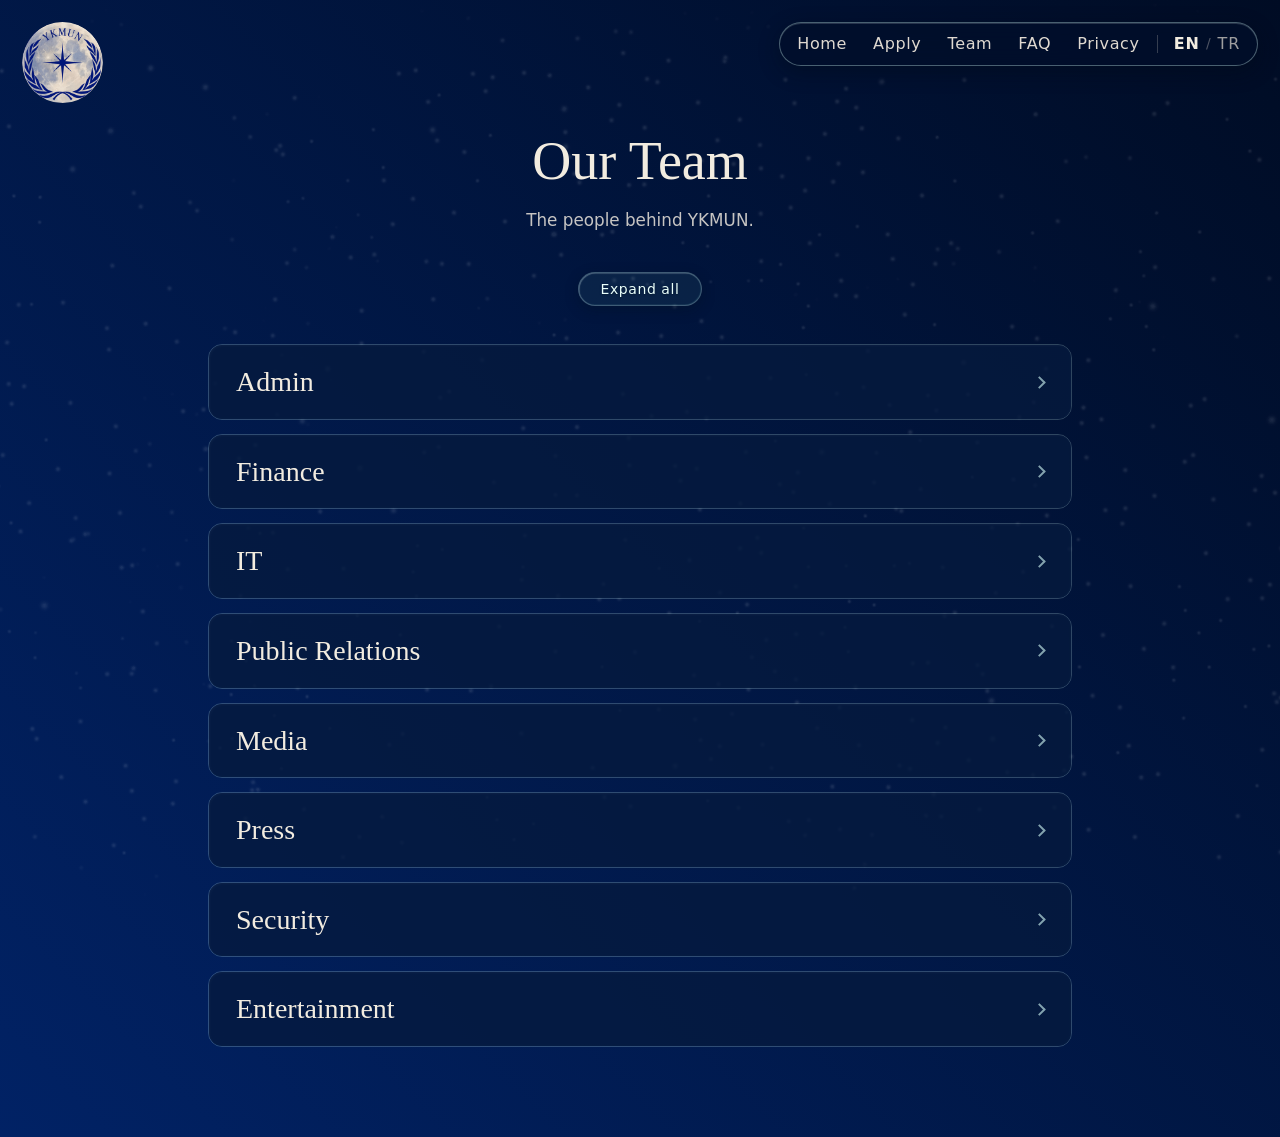
<file: team.html>
<!DOCTYPE html>
<html lang="en">
<head>
    <meta charset="UTF-8">
    <meta name="viewport" content="width=device-width, initial-scale=1">
    <meta name="theme-color" content="#011744">
    <title>YKMUN - Team</title>
    <meta name="description" content="The team organising YKMUN, department by department.">
    <link rel="icon" type="image/png" sizes="256x256" href="icon.png">
    <link rel="apple-touch-icon" href="icon.png">
    <link rel="stylesheet" href="fonts.css">
    <link rel="stylesheet" href="team.css">
    <link rel="stylesheet" href="nav.css">
</head>
<body>

<div class="sky" aria-hidden="true"></div>

<a class="emblem" href="/home" aria-label="YKMUN home page">
    <img src="icon.png" alt="" width="256" height="256">
</a>

<main class="page" id="team">

    <header class="head">
        <h1>Our Team</h1>
        <p class="note">The people behind YKMUN.</p>
    </header>

    <div class="team-actions">
        <button type="button" class="team-toggle-all" id="team-toggle-all" aria-expanded="false" data-en="Expand all" data-tr="Tümünü aç">Expand all</button>
    </div>

    <!-- Photos are crops of the originals: 3:4, top-anchored, re-encoded at
         720px. The originals total 126 MB and several carry EXIF rotation,
         which is why they were transposed before cropping.

         Each is offered as JXL with a JPEG fallback. At the distance used
         (1.7) JXL measures the same SSIM as the JPEG at 27% less weight, but
         only browsers from late 2026 decode it, and a site aimed at students
         will meet older phones for a while yet.

         Two members have no photo yet and fall back to a monogram: Çınar
         Ertun and Eymen Elemana, both named in the department copy. Replace
         the <span class="member-photo"> with a <picture> once the files
         arrive, keeping the same 3:4 crop. -->

    <details class="dept" id="admin">
        <summary class="dept-summary">
            <h2 class="dept-title" data-en="Admin" data-tr="Admin">Admin</h2>
            <span class="dept-arrow" aria-hidden="true"></span>
        </summary>
        <div class="dept-body">
            <p class="dept-text">Need anything during the conference? They'll be there to help before you even have to ask! While you enjoy an unforgettable conference experience and make memories to cherish, they work behind the scenes to make sure everything runs smoothly and seamlessly. With their hardworking team and the leaders guiding them, they strive every day to make your experience even better. They are the unsung heroes of our conference and the backbone of our organization.</p>
            <ul class="team">
                <li class="member">
                    <picture>
                        <source srcset="team/alaz-ada-ozturk.jxl" type="image/jxl">
                        <img src="team/alaz-ada-ozturk.jpg" alt="Alaz Ada Öztürk"
                             width="720" height="960" loading="lazy">
                    </picture>
                    <p class="member-name">Alaz Ada Öztürk</p>
                    <p class="member-role">Head of Admin</p>
                </li>
                <li class="member">
                    <picture>
                        <source srcset="team/oyku-ela-navruz.jxl" type="image/jxl">
                        <img src="team/oyku-ela-navruz.jpg" alt="Öykü Ela Navruz"
                             width="720" height="960" loading="lazy">
                    </picture>
                    <p class="member-name">Öykü Ela Navruz</p>
                    <p class="member-role">Deputy Head of Admin</p>
                </li>
            </ul>
        </div>
    </details>
    <details class="dept" id="finance">
        <summary class="dept-summary">
            <h2 class="dept-title" data-en="Finance" data-tr="Finans">Finance</h2>
            <span class="dept-arrow" aria-hidden="true"></span>
        </summary>
        <div class="dept-body">
            <p class="dept-text">Meet the people who prove that finance is about much more than numbers: it's about leadership, strategy, and success! With their sharp attention to detail, dedication, and strong sense of responsibility, they work tirelessly to ensure that every plan is built on a solid foundation. Always striving to make every goal achievable and sustainable, their endless effort and support play a vital role in bringing our conference to life.</p>
            <ul class="team">
                <li class="member">
                    <picture>
                        <source srcset="team/zeliha-koyneksiz.jxl" type="image/jxl">
                        <img src="team/zeliha-koyneksiz.jpg" alt="Zeliha Köyneksiz"
                             width="720" height="960" loading="lazy">
                    </picture>
                    <p class="member-name">Zeliha Köyneksiz</p>
                    <p class="member-role">Co-Head of Finance</p>
                </li>
                <li class="member">
                    <picture>
                        <source srcset="team/ata-deniz-ozsoy.jxl" type="image/jxl">
                        <img src="team/ata-deniz-ozsoy.jpg" alt="Ata Deniz Özsoy"
                             width="720" height="960" loading="lazy">
                    </picture>
                    <p class="member-name">Ata Deniz Özsoy</p>
                    <p class="member-role">Co-Head of Finance</p>
                </li>
                <li class="member">
                    <picture>
                        <source srcset="team/cinar-ertun.jxl" type="image/jxl">
                        <img src="team/cinar-ertun.jpg" alt="Çınar Ertun"
                             width="896" height="1200" loading="lazy">
                    </picture>
                    <p class="member-name">Çınar Ertun</p>
                    <p class="member-role">Deputy Head of Finance</p>
                </li>
            </ul>
        </div>
    </details>
    <details class="dept" id="it">
        <summary class="dept-summary">
            <h2 class="dept-title" data-en="IT" data-tr="IT">IT</h2>
            <span class="dept-arrow" aria-hidden="true"></span>
        </summary>
        <div class="dept-body">
            <p class="dept-text">Behind every seamless experience lies a brilliant mind working tirelessly to make it happen! With technical expertise, creativity, and a passion for innovation, our IT Heads ensure that every detail works flawlessly. From solving unexpected challenges to keeping everything running smoothly, they're always one step ahead, making sure nothing stands in the way of an unforgettable conference experience.</p>
            <ul class="team">
                <li class="member">
                    <picture>
                        <source srcset="team/efe-tahca.jxl" type="image/jxl">
                        <img src="team/efe-tahca.jpg" alt="Efe Tahça"
                             width="720" height="960" loading="lazy">
                    </picture>
                    <p class="member-name">Efe Tahça</p>
                    <p class="member-role">Co-Head of IT</p>
                </li>
                <li class="member">
                    <picture>
                        <source srcset="team/toprak-dere.jxl" type="image/jxl">
                        <img src="team/toprak-dere.jpg" alt="Toprak Dere"
                             width="720" height="960" loading="lazy">
                    </picture>
                    <p class="member-name">Toprak Dere</p>
                    <p class="member-role">Co-Head of IT</p>
                </li>
            </ul>
        </div>
    </details>
    <details class="dept" id="public-relations">
        <summary class="dept-summary">
            <h2 class="dept-title" data-en="Public Relations" data-tr="Halkla İlişkiler">Public Relations</h2>
            <span class="dept-arrow" aria-hidden="true"></span>
        </summary>
        <div class="dept-body">
            <p class="dept-text">Do you have a question or need help? They're always just one step away! The unsung heroes behind every perfectly organized moment, they take our conference to the next level with their team spirit and experience. With their energy, warmth, and dedication, they're always ready to solve your problems and make sure everything runs smoothly. Working tirelessly to create a flawless conference, they're here for you whenever you need them!</p>
            <ul class="team">
                <li class="member">
                    <picture>
                        <source srcset="team/lal-carikoglu.jxl" type="image/jxl">
                        <img src="team/lal-carikoglu.jpg" alt="Lâl Çarıkoğlu"
                             width="720" height="960" loading="lazy">
                    </picture>
                    <p class="member-name">Lâl Çarıkoğlu</p>
                    <p class="member-role">Co-Head of Public Relations</p>
                </li>
                <li class="member">
                    <picture>
                        <source srcset="team/esma-akcin.jxl" type="image/jxl">
                        <img src="team/esma-akcin.jpg" alt="Esma Akçin"
                             width="720" height="960" loading="lazy">
                    </picture>
                    <p class="member-name">Esma Akçin</p>
                    <p class="member-role">Co-Head of Public Relations</p>
                </li>
                <li class="member">
                    <picture>
                        <source srcset="team/gulsah-topal.jxl" type="image/jxl">
                        <img src="team/gulsah-topal.jpg" alt="Gülşah Topal"
                             width="720" height="960" loading="lazy">
                    </picture>
                    <p class="member-name">Gülşah Topal</p>
                    <p class="member-role">Deputy Head of Public Relations</p>
                </li>
            </ul>
        </div>
    </details>
    <details class="dept" id="media">
        <summary class="dept-summary">
            <h2 class="dept-title" data-en="Media" data-tr="Medya">Media</h2>
            <span class="dept-arrow" aria-hidden="true"></span>
        </summary>
        <div class="dept-body">
            <p class="dept-text">Meet the creative face of our conference! With their talent, unique perspective, and inspiring vision, they work tirelessly to capture our most unforgettable moments. Every detail matters to them, and their dedication ensures that the spirit of our conference is reflected in every frame. Thanks to their creativity and passion, we're ready to create memories worth sharing over and over again!</p>
            <ul class="team">
                <li class="member">
                    <picture>
                        <source srcset="team/doruk-boyaci.jxl" type="image/jxl">
                        <img src="team/doruk-boyaci.jpg" alt="Doruk Boyacı"
                             width="720" height="960" loading="lazy">
                    </picture>
                    <p class="member-name">Doruk Boyacı</p>
                    <p class="member-role">Co-Head of Media</p>
                </li>
                <li class="member">
                    <picture>
                        <source srcset="team/masal-cenikli.jxl" type="image/jxl">
                        <img src="team/masal-cenikli.jpg" alt="Masal Cenikli"
                             width="720" height="960" loading="lazy">
                    </picture>
                    <p class="member-name">Masal Cenikli</p>
                    <p class="member-role">Co-Head of Media</p>
                </li>
            </ul>
        </div>
    </details>
    <details class="dept" id="press">
        <summary class="dept-summary">
            <h2 class="dept-title" data-en="Press" data-tr="Basın">Press</h2>
            <span class="dept-arrow" aria-hidden="true"></span>
        </summary>
        <div class="dept-body">
            <p class="dept-text">Behind every unforgettable moment, there is a team bringing it all to life. Leading our press team with dedication and passion, our Co-Heads of Press are ready to capture every moment. With their creativity and commitment, they will make sure that every highlight of our conference finds its way to the spotlight. Get ready to see our conference through their eyes! They work tirelessly to capture your most precious moments and bring them to you.</p>
            <ul class="team">
                <li class="member">
                    <picture>
                        <source srcset="team/alp-akbulut.jxl" type="image/jxl">
                        <img src="team/alp-akbulut.jpg" alt="Alp Akbulut"
                             width="720" height="960" loading="lazy">
                    </picture>
                    <p class="member-name">Alp Akbulut</p>
                    <p class="member-role">Co-Head of Press</p>
                </li>
                <li class="member">
                    <picture>
                        <source srcset="team/goktug-efe-kolenoglu.jxl" type="image/jxl">
                        <img src="team/goktug-efe-kolenoglu.jpg" alt="Göktuğ Efe Kolenoğlu"
                             width="720" height="960" loading="lazy">
                    </picture>
                    <p class="member-name">Göktuğ Efe Kolenoğlu</p>
                    <p class="member-role">Co-Head of Press</p>
                </li>
            </ul>
        </div>
    </details>
    <details class="dept" id="security">
        <summary class="dept-summary">
            <h2 class="dept-title" data-en="Security" data-tr="Güvenlik">Security</h2>
            <span class="dept-arrow" aria-hidden="true"></span>
        </summary>
        <div class="dept-body">
            <p class="dept-text">Responsible for maintaining order and ensuring a safe environment throughout the conference, our Co-Heads of Security play an important role in keeping everything running smoothly. With their dedication and attention to detail, they are ready to ensure a secure and well-organized experience for all participants. With security as their priority, they are ready to keep the conference running at its best. We're fortunate to have a team that combines quick responses with the strength and dedication to ensure everyone's safety. Thanks to them, our conference becomes even more extraordinary.</p>
            <ul class="team">
                <li class="member">
                    <picture>
                        <source srcset="team/egemen-kursat-savas.jxl" type="image/jxl">
                        <img src="team/egemen-kursat-savas.jpg" alt="Egemen Kürşat Savaş"
                             width="720" height="960" loading="lazy">
                    </picture>
                    <p class="member-name">Egemen Kürşat Savaş</p>
                    <p class="member-role">Co-Head of Security</p>
                </li>
                <li class="member">
                    <picture>
                        <source srcset="team/eymen-elemena.jxl" type="image/jxl">
                        <img src="team/eymen-elemena.jpg" alt="Eymen Elemana"
                             width="896" height="1200" loading="lazy">
                    </picture>
                    <p class="member-name">Eymen Elemana</p>
                    <p class="member-role">Co-Head of Security</p>
                </li>
                <li class="member">
                    <picture>
                        <source srcset="team/efe-ercan.jxl" type="image/jxl">
                        <img src="team/efe-ercan.jpg" alt="Efe Ercan"
                             width="720" height="960" loading="lazy">
                    </picture>
                    <p class="member-name">Efe Ercan</p>
                    <p class="member-role">Deputy Head of Security</p>
                </li>
            </ul>
        </div>
    </details>
    <details class="dept" id="entertainment">
        <summary class="dept-summary">
            <h2 class="dept-title" data-en="Entertainment" data-tr="Eğlence">Entertainment</h2>
            <span class="dept-arrow" aria-hidden="true"></span>
        </summary>
        <div class="dept-body">
            <p class="dept-text">Every great conference needs energy, and a little bit of fun — and our Entertainment team is here to bring it all with their creativity. Our Heads of Entertainment are ready to turn every moment into an exciting experience and keep the spirit of our conference alive. They are going to make sure there is never a dull moment. Get ready for the fun, because our Entertainment team is just getting started! While you take your success to the next level, they will do everything in their power to make your experience fun and unforgettable!</p>
            <ul class="team">
                <li class="member">
                    <picture>
                        <source srcset="team/eylul-deniz-ekiz.jxl" type="image/jxl">
                        <img src="team/eylul-deniz-ekiz.jpg" alt="Eylül Deniz Ekiz"
                             width="720" height="960" loading="lazy">
                    </picture>
                    <p class="member-name">Eylül Deniz Ekiz</p>
                    <p class="member-role">Head of Entertainment</p>
                </li>
                <li class="member">
                    <picture>
                        <source srcset="team/neslisah-boyaci.jxl" type="image/jxl">
                        <img src="team/neslisah-boyaci.jpg" alt="Neslişah Boyacı"
                             width="720" height="960" loading="lazy">
                    </picture>
                    <p class="member-name">Neslişah Boyacı</p>
                    <p class="member-role">Head of Entertainment</p>
                </li>
            </ul>
        </div>
    </details>

</main>

<script src="nav.js"></script>
</body>
</html>
</file>
<file: style.css>
:root {
    --star-opacity: 0.2;
}

html {
    background-color: #011744;
    color-scheme: dark;
    /* The page is a fixed splash with nothing to scroll, so suppress the
       browser gestures that would otherwise hijack a finger drag:
       overscroll = pull-to-refresh reload, touch-action = double-tap zoom. */
    overscroll-behavior: none;
    touch-action: manipulation;
    -webkit-text-size-adjust: 100%;
}

body {
    margin: 0;
    background-color: #000c24;
    background-image: linear-gradient(45deg, #012265, #000c24);
    min-height: 100vh;
    color: white;
    font-family: 'Inter', system-ui, -apple-system, 'Segoe UI', Roboto, Helvetica, Arial, sans-serif;
}

h1, h2, h3, h4 {
    font-family: 'Liberation Serif', 'Times New Roman', Times, serif;
}

/* Static starfield plate behind the interactive canvas, at the same 20% the
   other pages use so the three read as one site. */
.sky {
    position: fixed;
    inset: 0;
    z-index: 0;
    pointer-events: none;
    background-image: url('stars.png');
    background-size: cover;
    background-position: center;
    opacity: var(--star-opacity);
}

#stars {
    position: fixed;
    inset: 0;
    width: 100%;
    height: 100%;
    z-index: 1;
    pointer-events: none;
}

.stack {
    position: fixed;
    inset: 0;
    display: grid;
    place-items: center;
    z-index: 2;
}

.title {
    position: relative;
    text-align: center;
    pointer-events: none;
}

/* Sits above the wordmark the same way the old <p>YKMUN</p> did. aspect-ratio
   reserves the box before the bitmap decodes, so the h1 does not jump. */
.title .mark {
    position: absolute;
    bottom: 100%;
    left: 50%;
    transform: translateX(-50%);
    width: clamp(64px, 13vw, 190px);
    height: auto;
    aspect-ratio: 1;
}

.title h1 {
    margin: 0;
    font-size: 10vw;
}
</file>
<file: fonts.css>
/* Burton's Nightmare — display face for the countdown digits and YKMUN.
   Digit-safe glyph coverage only (no Turkish diacritics).
   Freeware, redistributed as-is with the author's original file. */
@font-face {
    font-family: "Burton's Nightmare";
    src: url('fonts/BurtonsNightmare-Regular.ttf') format('truetype');
    font-weight: 400;
    font-style: normal;
    font-display: swap;
}
</file>
<file: home.css>
/* YKMUN landing page — night-sky splash with a live countdown plate. */

:root {
    --navy-1: #012265;
    --navy-2: #000c24;
    --cream: #f2ece0;
    --star-opacity: 0.2;

    /* counter.webp is 1556x2783, so aspect (width/height) = 0.559.
       The artwork is mostly rope: it fills the top 70% and the metal body the
       bottom 30%. Every position below is a measured fraction of that image:

         --seam      0.82393  the divider between card housings and DAYS TO
         --body      0.17607  metal body height below that divider (1 - seam)
         --rope-end  0.69960  where the rope meets the metal (row 1947)

       The rope was extended from its original 35% so it can run off-screen
       independently of how large the plate is. */
    --plate-aspect: 0.55911;
    --seam: 0.82393;
    --body: 0.17607;
    --rope-end: 0.69960;

    /* The divider's resting height on screen, as a fraction of the viewport.
       It sits just above centre because centring the digits left the plate
       looking low; the divider is the visual hinge of the object, so aligning
       it reads as balanced. */
    --focus-y: 0.46;

    /* Largest the plate may be, as a fraction of viewport width. Without this
       the height budget below grew the plate until it dominated the screen. */
    --plate-max-w: 46vw;

    /* Slightly-landscape screens (aspect below ~3:2) have vertical headroom the
       wide layouts spend on rope, so the same 46vw cap leaves the plate looking
       undersized there. Loosening it only for those ratios keeps the approved
       size on wide desktop and portrait untouched. The height budget still
       binds wherever it needs to, so this cannot overflow into the CTA. */
    --plate-max-w-narrow: 58vw;

    /* Space kept clear at the bottom for the CTA and cards. */
    --cta-bottom: clamp(10px, 2vmin, 26px);
    --meta-cards-h: clamp(74px, 12vmin, 98px);
    --cta-clear: calc(
        clamp(52px, 8vmin, 80px) + var(--meta-cards-h) + clamp(30px, 5vmin, 54px)
    );
    /* Gap between the plate's bottom edge and the CTA, in portrait where the
       CTA is seated under the plate rather than on the viewport floor. */
    --cta-gap: clamp(20px, 5vmin, 44px);

    --plate-gutter: 4vw;
}

* {
    box-sizing: border-box;
}

html {
    background-color: #011744;
    color-scheme: dark;
    scroll-behavior: smooth;
    -webkit-text-size-adjust: 100%;
}

@media (prefers-reduced-motion: reduce) {
    html {
        scroll-behavior: auto;
    }
}

body {
    margin: 0;
    min-height: 100vh;
    background-color: var(--navy-2);
    background-image: linear-gradient(45deg, var(--navy-1), var(--navy-2));
    color: var(--cream);
    font-family: 'Inter', system-ui, -apple-system, 'Segoe UI', Roboto, Helvetica, Arial, sans-serif;
}

h1, h2, h3, h4 {
    font-family: 'Liberation Serif', 'Times New Roman', Times, serif;
}

/* Static starfield plate behind the interactive canvas, at the brief's 20%. */
.sky {
    position: fixed;
    inset: 0;
    z-index: 0;
    pointer-events: none;
    background-image: url('stars.png');
    background-size: cover;
    background-position: center;
    opacity: var(--star-opacity);
}

#stars {
    position: fixed;
    inset: 0;
    width: 100%;
    height: 100%;
    z-index: 1;
    pointer-events: none;
}

.sr-only {
    position: absolute;
    width: 1px;
    height: 1px;
    margin: -1px;
    padding: 0;
    overflow: hidden;
    clip: rect(0 0 0 0);
    clip-path: inset(50%);
    white-space: nowrap;
    border: 0;
}

.emblem {
    position: fixed;
    top: clamp(12px, 2.4vmin, 28px);
    left: clamp(12px, 2.4vmin, 28px);
    z-index: 3;
    display: block;
    width: clamp(56px, 9vmin, 104px);
    aspect-ratio: 1;
    border-radius: 50%;
}

.emblem img {
    display: block;
    width: 100%;
    height: 100%;
    border-radius: 50%;
}

.stage {
    position: relative;
    width: 100%;
    min-height: 100vh;
    min-height: 100dvh;
    z-index: 2;
    overflow-x: clip;

    /* Plate width, shared so .cta can position itself relative to the plate
       instead of the viewport floor. Declared here rather than on .counter
       because .counter and .cta are siblings: a custom property set on .counter
       is invisible to .cta.

       --plate-cap-h must be defined in this same block, not on .counter — it is
       used here, and a custom property cannot read one from a descendant. */
    --plate-cap-h: calc(
        (100dvh - var(--focus-y) * 100dvh - var(--cta-clear)) / var(--body)
    );
    --plate-w: min(
        calc(100vw - 2 * var(--plate-gutter)),
        calc(var(--plate-cap-h) * var(--plate-aspect)),
        var(--plate-max-w)
    );
}

/* The plate is placed by where its divider lands, not by its own edges.

   Two limits decide the width:
     - height. The bottom must clear the CTA, and the bottom is
       focus_y*vh + body*H, so  H <= (vh - focus_y*vh - cta_clear) / body.
     - width.  --plate-max-w, so it never dominates the screen.

   The top then falls out of the divider's target position: the divider sits
   at top + seam*H = focus_y*vh, giving  top = focus_y*vh - (seam/aspect)*width.

   --plate-w is a variable because the same expression feeds the width and the
   top offset. It is written without percentages: those resolve against
   different axes in the two places, which silently broke the layout once. */
.counter {
    position: absolute;
    left: 50%;
    top: calc(
        var(--focus-y) * 100dvh - (var(--seam) / var(--plate-aspect)) * var(--plate-w)
    );
    transform: translateX(-50%);
    transform-origin: 50% 0;
    animation: counter-sway 7s ease-in-out infinite;
    width: var(--plate-w);
    container-type: inline-size;
}

@keyframes counter-sway {
    0%, 100% {
        transform: translateX(-50%) rotate(-0.9deg);
    }
    35% {
        transform: translateX(-50%) rotate(1.1deg);
    }
    65% {
        transform: translateX(-50%) rotate(-0.6deg);
    }
    85% {
        transform: translateX(-50%) rotate(0.7deg);
    }
}

@media (prefers-reduced-motion: reduce) {
    .counter {
        animation: none;
    }
}

.counter-plate {
    display: block;
    width: 100%;
    height: auto;
    filter: drop-shadow(0 1.5vmin 2.5vmin rgba(0, 0, 0, 0.55));
    /* fetchpriority="high" and no decoding="async" in the HTML: an async decode
       could still be pending at first paint, which left the digit windows
       floating over the bare starfield with no plate behind them. */
}

/* Staff entrance, sitting over the painted YKMUN plaque on the lower-right of
   the sign. Five clicks open the sign-in prompt (see auth.js).

   The coordinates are measured against the 1556x2783 artwork (red YKMUN text
   spans 46.4%..86.7% horizontally and 89.7%..96.7% vertically). Transparent with
   no cursor change so it reads as part of the plaque.

   This is not a security control. auth.js explains why. */
.secret {
    position: absolute;
    left: 44%;
    top: 88.5%;
    width: 45%;
    height: 9%;
    padding: 0;
    border: 0;
    background: none;
    cursor: default;
    -webkit-tap-highlight-color: transparent;
    z-index: 3;
}

.secret:focus {
    outline: none;
}

/* Digit windows, positioned over the three painted cards. Centres measured by
   isolating the cream card regions in the artwork and taking each bounding box
   centre. cqw keeps the digit size tied to the plate. */
.windows {
    position: absolute;
    inset: 0;
    pointer-events: none;
}

.window {
    position: absolute;
    font-family: "Burton's Nightmare", serif;
    font-size: 8.6cqw;
    line-height: 1;
    color: #241f1b;
    text-shadow: 0 0.06em 0.08em rgba(120, 96, 72, 0.5);
    transform: translate(-50%, -50%);
}

.window[data-slot='0'] {
    left: 33.61%;
    top: 78.75%;
}

.window[data-slot='1'] {
    left: 46.53%;
    top: 78.58%;
}

.window[data-slot='2'] {
    left: 59.74%;
    top: 78.55%;
}
/* The foot of the stage: when and where, then the way in.

   The CTA used to be positioned absolutely against the viewport floor. It now
   sits inside this container with the date line above it, because two
   independently positioned pieces at the bottom of the screen eventually
   collide — and the line has to be able to wrap on a narrow phone. */
.stage-foot {
    position: absolute;
    left: 50%;
    bottom: calc(var(--cta-bottom) + 34px);
    transform: translateX(-50%);
    display: grid;
    justify-items: center;
    gap: clamp(12px, 2vmin, 20px);
    width: min(100% - 2 * clamp(14px, 3.5vw, 32px), 52rem);
    text-align: center;
    z-index: 5;
}

/* Info cards: conference dates & venue */
.meta-cards {
    display: flex;
    flex-wrap: wrap;
    justify-content: center;
    gap: clamp(10px, 1.8vmin, 16px);
    width: min(100%, 46rem);
}

.meta-card {
    display: flex;
    align-items: center;
    justify-content: center;
    gap: clamp(10px, 1.5vmin, 14px);
    padding: clamp(9px, 1.4vmin, 12px) clamp(16px, 2.2vmin, 20px);
    border-radius: 14px;
    background: rgba(2, 12, 34, 0.58);
    border: 1px solid rgba(215, 255, 250, 0.2);
    backdrop-filter: blur(10px);
    -webkit-backdrop-filter: blur(10px);
    color: var(--cream);
    text-decoration: none;
    text-align: left;
    box-shadow: 0 4px 18px rgba(0, 10, 24, 0.28),
        inset 1px 1px 1px rgba(240, 255, 253, 0.1);
    transition: background 180ms ease, border-color 180ms ease, transform 180ms ease, box-shadow 180ms ease;
    user-select: none;
    -webkit-tap-highlight-color: transparent;
    flex: 0 1 auto;
}

.meta-card--link {
    cursor: pointer;
}

.meta-card--link:hover {
    background: rgba(122, 226, 208, 0.1);
    border-color: rgba(215, 255, 250, 0.45);
    transform: translateY(-2px);
    box-shadow: 0 8px 24px rgba(0, 18, 32, 0.42),
        inset 1px 1px 2px rgba(240, 255, 253, 0.2);
}

.meta-card--link:focus-visible {
    outline: 2px solid rgba(215, 255, 250, 0.6);
    outline-offset: 2px;
}

.meta-card-icon {
    display: flex;
    align-items: center;
    justify-content: center;
    color: rgba(215, 255, 250, 0.78);
    flex-shrink: 0;
    transition: color 180ms ease;
}

.meta-card--link:hover .meta-card-icon {
    color: #eafffb;
}

.meta-card-text {
    font-family: inherit;
    font-size: clamp(15px, 2.1vmin, 19px);
    font-weight: normal;
    line-height: 1.25;
    color: #f2ece0;
    letter-spacing: 0.03em;
    transition: color 180ms ease;
}

.meta-card--link:hover .meta-card-text {
    color: #eafffb;
}

.meta-card-link-icon {
    display: flex;
    align-items: center;
    justify-content: center;
    color: rgba(215, 255, 250, 0.45);
    flex-shrink: 0;
    transition: color 160ms ease, transform 160ms ease;
}

.meta-card--link:hover .meta-card-link-icon {
    color: #eafffb;
    transform: translate(2px, -2px);
}

/* Subtle scroll-down chevron pinned to the bottom of the stage */
.scroll-cue {
    position: absolute;
    left: 50%;
    bottom: clamp(10px, 1.8vmin, 20px);
    transform: translateX(-50%);
    z-index: 5;
    display: inline-flex;
    align-items: center;
    justify-content: center;
    padding: 4px 10px;
    color: rgba(215, 255, 250, 0.72);
    text-decoration: none;
    filter: drop-shadow(0 2px 6px rgba(0, 18, 28, 0.5));
    transition: color 180ms ease, transform 180ms ease;
    -webkit-tap-highlight-color: transparent;
}

.scroll-cue:hover,
.scroll-cue:focus-visible {
    color: #eafffb;
    transform: translateX(-50%) translateY(3px);
}

.scroll-cue:focus-visible {
    outline: 2px solid rgba(215, 255, 250, 0.6);
    outline-offset: 2px;
    border-radius: 8px;
}

@media (prefers-reduced-motion: reduce) {
    .scroll-cue {
        transition: none;
    }

    .scroll-cue:hover,
    .scroll-cue:focus-visible {
        transform: translateX(-50%);
    }
}

/* Apply CTA: sea-glass pill.

   Previously an opaque aged-parchment pill with a dark label. Parchment was
   chosen deliberately — it measured 9.1:1 and, being opaque, was immune to
   whatever passed behind it. This is a translucent sea-glass treatment instead:
   the pill is a 7% aqua tint over the live starfield, carrying its form from a
   pale rim and inset highlights rather than a solid fill.

   That trade is not free, so the contrast was re-measured for #eafffb on the
   effective backdrop:
     over navy-1 / navy-2 / mid-gradient   12.3:1 / 16.7:1 / 14.5:1
     with the static starfield at 0.2       6.9:1
   The loss against the old 9.1:1 floor comes from the starfield, not the tint.
   Worst case is an animated star: sprites are radial gradients with an opaque
   white core and reach 32px across, so a star crossing a stem can drop the
   local ratio toward 3:1. At 21-48px the label counts as large text, where AA
   asks for 3:1, so this stays above the bar — but it is no longer
   contrast-proof the way the opaque pill was, and the text-shadow below is
   carrying real weight rather than just softening the glyph.

   No backdrop-filter: blur and saturate measured indistinguishable against a
   starfield this sparse, so the compositing layer and per-frame backdrop
   readback were dropped for no visual change. */

.cta {
    display: inline-block;
    padding: clamp(9px, 1.9vmin, 20px) clamp(26px, 6.5vmin, 68px);
    border-radius: 999px;
    background: rgba(122, 226, 208, 0.07);
    color: #eafffb;
    text-decoration: none;
    font-family: "Liberation Serif", "Times New Roman", Times, serif;
    font-size: clamp(21px, 4.7vmin, 48px);
    line-height: 1.05;
    white-space: nowrap;
    border: 1px solid rgba(215, 255, 250, 0.4);
    box-shadow: 0 1.4vmin 3.4vmin rgba(0, 18, 28, 0.38),
        inset 1px 1px 2px rgba(240, 255, 253, 0.55),
        inset -1px -1px 2px rgba(110, 200, 190, 0.22);
    text-shadow: 0 1px 2px rgba(0, 20, 30, 0.5);
    transition: transform 140ms ease, box-shadow 140ms ease, background-color 140ms ease;
}

.cta:hover,
.cta:focus-visible {
    background: rgba(122, 226, 208, 0.14);
    transform: translateY(-2px);
    box-shadow: 0 1.8vmin 4.2vmin rgba(0, 18, 28, 0.44),
        inset 1px 1px 2px rgba(240, 255, 253, 0.6),
        inset -1px -1px 2px rgba(110, 200, 190, 0.26);
}

.cta:active {
    transform: none;
}

.cta:focus-visible {
    outline: 2px solid var(--cream);
    outline-offset: 3px;
}

@media (max-width: 40rem) {
    .cta {
        padding: 15px 46px;
        font-size: 30px;
    }
}

@media (prefers-reduced-motion: reduce) {
    .cta {
        transition: none;
    }

    .cta:hover,
    .cta:focus-visible {
        transform: none;
    }
}

/* Portrait: drop the width cap and let the gutters decide.

   The base positioning already works at every aspect ratio — the plate is
   placed by where its divider lands, which is height-relative, and the rope's
   free end is at artwork row 0, so whenever the plate is large enough to push
   its top above the viewport the rope runs off the top edge on its own. That is
   why portrait needs no lift: an earlier version shifted the plate with a
   negative margin-top, but in a flex-end column that margin cancels out of the
   layout position and had no effect at all.

   The cap only earns its keep in landscape, where the height budget would
   otherwise grow the plate to ~80% of the screen width. In portrait, 70% of
   the artwork is rope rendering off-screen, so a full-width plate costs no
   vertical space: the gutters bound it at 92% and the body still clears the
   CTA. */
@media (orientation: portrait) {
    .stage {
        --plate-max-w: 100vw;
        min-height: max(
            100dvh,
            calc(
                var(--focus-y) * 100dvh
                + (var(--body) / var(--plate-aspect)) * var(--plate-w)
                + var(--cta-gap)
                + clamp(260px, 38vmin, 330px)
            )
        );
    }

    /* Seat the CTA just under the plate instead of on the viewport floor.

       The plate's bottom edge is top + H, and with the base rule that works out
       to focus_y*vh + (body / aspect) * --plate-w. Anchoring the CTA there
       closes a 200-300px gap that bottom-pinning left on tall screens. Landscape
       is untouched: it still uses --cta-bottom.

       The container is anchored rather than the button, because the date line
       sits above the button and has to travel with it.

       --plate-w comes from .stage, since .stage-foot cannot see a property
       declared on its sibling .counter. */
    .stage-foot {
        bottom: auto;
        top: calc(
            var(--focus-y) * 100dvh
            + (var(--body) / var(--plate-aspect)) * var(--plate-w)
            + var(--cta-gap)
        );
    }
}

/* Landscape between roughly 1:1 and 3:2 — tablets in landscape, small laptops,
   square-ish windows. These keep a 46vw cap that reads too small here, so raise
   it; wider ratios keep the tighter cap. */
@media (orientation: landscape) and (max-aspect-ratio: 3 / 2) {
    .stage {
        --plate-max-w: var(--plate-max-w-narrow);
    }
}

#team.page {
    padding-top: clamp(48px, 10vmin, 88px);
}
</file>
<file: team.css>
/* YKMUN team page. Same night-sky treatment as the rest of the site. */

:root {
    --navy-1: #012265;
    --navy-2: #000c24;
    --cream: #f2ece0;
    --star-opacity: 0.2;
}

* {
    box-sizing: border-box;
}

html {
    background-color: #011744;
    color-scheme: dark;
    -webkit-text-size-adjust: 100%;
}

body {
    margin: 0;
    min-height: 100vh;
    background-color: var(--navy-2);
    background-image: linear-gradient(45deg, var(--navy-1), var(--navy-2));
    color: var(--cream);
    font-family: 'Inter', system-ui, -apple-system, 'Segoe UI', Roboto, Helvetica, Arial, sans-serif;
    -webkit-text-size-adjust: 100%;
}

h1, h2, h3, h4 {
    font-family: 'Liberation Serif', 'Times New Roman', Times, serif;
}

.sky {
    position: fixed;
    inset: 0;
    z-index: 0;
    pointer-events: none;
    background-image: url('stars.png');
    background-size: cover;
    background-position: center;
    opacity: var(--star-opacity);
}

.emblem {
    position: fixed;
    top: clamp(12px, 2.4vmin, 28px);
    left: clamp(12px, 2.4vmin, 28px);
    z-index: 3;
    display: block;
    width: clamp(56px, 9vmin, 104px);
    aspect-ratio: 1;
    border-radius: 50%;
}

.emblem img {
    display: block;
    width: 100%;
    height: 100%;
    border-radius: 50%;
}

.page {
    position: relative;
    z-index: 2;
    width: min(100% - 2 * clamp(16px, 5vw, 48px), 76rem);
    margin-inline: auto;
    padding: clamp(88px, 16vmin, 132px) 0 clamp(48px, 10vmin, 96px);
}

.head {
    margin-bottom: clamp(26px, 5vmin, 42px);
    text-align: center;
}

h1 {
    margin: 0 0 0.35em;
    font-size: clamp(30px, 6.6vmin, 54px);
    line-height: 1.1;
    font-weight: normal;
}

.note {
    margin: 0;
    font-size: 1.05rem;
    color: rgba(242, 236, 224, 0.82);
}

/* ---- department sections (collapsible) --------------------------------- */

.team-actions {
    display: flex;
    justify-content: center;
    margin-top: clamp(14px, 2.5vmin, 22px);
    margin-bottom: clamp(24px, 4.5vmin, 38px);
}

.team-toggle-all {
    display: inline-flex;
    align-items: center;
    padding: 8px 22px;
    border: 1px solid rgba(215, 255, 250, 0.26);
    border-radius: 999px;
    background: rgba(122, 226, 208, 0.07);
    color: #eafffb;
    font-family: inherit;
    font-size: 14px;
    letter-spacing: 0.04em;
    box-shadow: 0 4px 14px rgba(0, 18, 28, 0.3),
        inset 0.5px 0.5px 1px rgba(240, 255, 253, 0.35),
        inset -0.5px -0.5px 1px rgba(110, 200, 190, 0.16);
    text-shadow: 0 1px 2px rgba(0, 20, 30, 0.5);
    cursor: pointer;
    user-select: none;
    -webkit-tap-highlight-color: transparent;
    transition: transform 140ms ease, background 140ms ease, border-color 140ms ease, box-shadow 140ms ease;
}

.team-toggle-all:hover,
.team-toggle-all:focus-visible {
    background: rgba(122, 226, 208, 0.14);
    border-color: rgba(215, 255, 250, 0.44);
    transform: translateY(-1px);
    box-shadow: 0 6px 18px rgba(0, 18, 28, 0.38),
        inset 0.5px 0.5px 1px rgba(240, 255, 253, 0.45),
        inset -0.5px -0.5px 1px rgba(110, 200, 190, 0.2);
}

.team-toggle-all:active {
    transform: none;
}

.team-toggle-all:focus-visible {
    outline: 2px solid var(--cream);
    outline-offset: 3px;
}

.dept {
    max-width: 54rem;
    margin-inline: auto;
    border: 1px solid rgba(215, 255, 250, 0.22);
    border-radius: 14px;
    overflow: hidden;
    box-shadow: inset 1px 1px 2px rgba(240, 255, 253, 0.12),
        inset -1px -1px 2px rgba(110, 200, 190, 0.06);
    transition: border-color 180ms ease, box-shadow 180ms ease;
}

.dept:has(> .dept-summary:hover) {
    border-color: rgba(215, 255, 250, 0.36);
    box-shadow: 0 6px 20px rgba(0, 18, 28, 0.28),
        inset 1px 1px 2px rgba(240, 255, 253, 0.2),
        inset -1px -1px 2px rgba(110, 200, 190, 0.1);
}

.dept + .dept {
    margin-top: clamp(10px, 1.8vmin, 14px);
}

.dept-summary {
    display: flex;
    align-items: center;
    justify-content: space-between;
    gap: 16px;
    padding: clamp(14px, 2.4vmin, 20px) clamp(18px, 3vmin, 28px);
    background: rgba(6, 26, 62, 0.78);
    cursor: pointer;
    user-select: none;
    list-style: none;
    transition: background 180ms ease;
}

.dept-summary::-webkit-details-marker,
.dept-summary::marker {
    display: none;
    content: "";
}

.dept-summary:hover {
    background: rgba(12, 38, 82, 0.85);
}

.dept-summary:focus-visible {
    outline: 2px solid rgba(215, 255, 250, 0.6);
    outline-offset: -2px;
    border-radius: 13px;
}

.dept-title {
    margin: 0;
    font-size: clamp(20px, 3.2vmin, 28px);
    font-weight: normal;
    line-height: 1.2;
    text-align: left;
    color: var(--cream);
    transition: color 180ms ease;
}

.dept-summary:hover .dept-title {
    color: #eafffb;
}

.dept-arrow {
    display: inline-block;
    width: 9px;
    height: 9px;
    border-right: 2px solid rgba(215, 255, 250, 0.6);
    border-bottom: 2px solid rgba(215, 255, 250, 0.6);
    transform: rotate(-45deg);
    flex-shrink: 0;
    transition: transform 220ms ease, border-color 180ms ease;
}

.dept-summary:hover .dept-arrow {
    border-color: #eafffb;
}

.dept[open] > .dept-summary {
    background: rgba(10, 34, 74, 0.82);
}

.dept[open]:not(.is-closing) .dept-arrow {
    transform: rotate(45deg);
}

.dept-body {
    padding: clamp(20px, 3.8vmin, 36px) clamp(16px, 3vmin, 28px);
    background: rgba(2, 14, 38, 0.72);
    border-top: 1px solid rgba(215, 255, 250, 0.12);
}

@media (prefers-reduced-motion: reduce) {
    .dept-arrow {
        transition: none;
    }
}

.dept-text {
    max-width: 66ch;
    margin: 0 auto clamp(22px, 4vmin, 34px);
    font-size: 1.05rem;
    line-height: 1.6;
    color: rgba(242, 236, 224, 0.78);
    text-align: center;
}

.team {
    display: grid;
    gap: clamp(18px, 2.8vmin, 28px);
    /* Capped rather than stretched: departments run from two people to three,
       and a card that grows to fill an empty row looks different in every
       section. */
    grid-template-columns: repeat(auto-fit, minmax(150px, 240px));
    justify-content: center;
    margin: 0;
    padding: 0;
    list-style: none;
}

.member picture {
    display: block;
}

/* Stands in for a photo that does not exist yet, matching its box exactly so
   the grid does not lose its rhythm. */
.member-photo {
    display: grid;
    place-items: center;
    width: 100%;
    aspect-ratio: 3 / 4;
    border: 1px solid rgba(242, 236, 224, 0.16);
    border-radius: 12px;
    background: rgba(3, 12, 32, 0.75);
    font-size: clamp(22px, 3.2vmin, 30px);
    letter-spacing: 0.08em;
    color: rgba(242, 236, 224, 0.42);
}

.member img {
    display: block;
    width: 100%;
    height: auto;
    aspect-ratio: 3 / 4;
    object-fit: cover;
    border: 1px solid rgba(242, 236, 224, 0.16);
    border-radius: 12px;
    background: rgba(3, 12, 32, 0.75);
}

.member-name {
    margin: 0.7em 0 0.15em;
    font-size: clamp(15px, 1.8vmin, 17px);
    line-height: 1.3;
    text-align: center;
}

.member-role {
    margin: 0;
    font-size: 11px;
    letter-spacing: 0.07em;
    text-transform: uppercase;
    line-height: 1.35;
    color: rgba(242, 236, 224, 0.58);
    text-align: center;
}

@media (max-width: 400px) {
    .team {
        grid-template-columns: repeat(2, 1fr);
        gap: 16px;
    }
}

/* ---- FAQ overrides ----------------------------------------------------- */

#faq.page {
    padding-top: clamp(36px, 7vmin, 64px);
}

#faq .dept-summary {
    padding: clamp(14px, 2.2vmin, 18px) clamp(18px, 3vmin, 26px);
}

#faq .dept-title {
    font-size: clamp(17px, 2.4vmin, 21px);
    line-height: 1.35;
}

#faq .dept-body {
    padding: clamp(14px, 2.4vmin, 20px) clamp(18px, 3vmin, 26px);
}

#faq .dept-text {
    max-width: none;
    margin: 0;
    font-size: 0.98rem;
    line-height: 1.65;
    color: rgba(242, 236, 224, 0.84);
    text-align: left;
}
</file>
<file: nav.css>
/* Shared site menu.
 *
 * A hamburger in the top-right corner opening a full-screen drawer, accompanied
 * by a Turkish/English language toggle. The controls and drawer are injected
 * by nav.js so the markup is not repeated in four pages, and so adding a page
 * later is one line rather than four edits.
 *
 * Loaded after each page's own stylesheet; the palette is restated here so the
 * menu does not depend on which page loaded it. */

.nav-actions {
    position: fixed;
    top: clamp(12px, 2.4vmin, 28px);
    right: clamp(12px, 2.4vmin, 28px);
    z-index: 40;
    display: flex;
    align-items: center;
    gap: clamp(8px, 1.8vmin, 14px);
}

/* Desktop topbar links (hidden on mobile where the hamburger drawer is used) */
.nav-bar {
    display: none;
    align-items: center;
    gap: 2px;
}

.nav-bar a {
    color: rgba(242, 236, 224, 0.92);
    text-decoration: none;
    font-family: 'Inter', system-ui, -apple-system, 'Segoe UI', Roboto, Helvetica, Arial, sans-serif;
    font-size: 16px;
    letter-spacing: 0.04em;
    line-height: 1;
    padding: 9px 12px;
    border-radius: 17px;
    white-space: nowrap;
    transition: color 160ms ease, background 160ms ease;
}

.nav-bar a:hover,
.nav-bar a:focus-visible {
    color: #eafffb;
    background: rgba(122, 226, 208, 0.14);
    text-shadow: 0 1px 2px rgba(0, 20, 30, 0.5);
}

.nav-bar a:focus-visible {
    outline: 2px solid rgba(215, 255, 250, 0.6);
    outline-offset: 1px;
}

.nav-actions .nav-toggle {
    position: relative;
    top: auto;
    right: auto;
}

.nav-toggle {
    position: fixed;
    top: clamp(12px, 2.4vmin, 28px);
    right: clamp(12px, 2.4vmin, 28px);
    z-index: 40;
    display: grid;
    place-content: center;
    gap: 5px;
    width: 44px;
    height: 44px;
    padding: 0;
    border: 0;
    border-radius: 50%;
    background: transparent;
    cursor: pointer;
    -webkit-tap-highlight-color: transparent;
}

.nav-toggle span {
    display: block;
    width: 24px;
    height: 2px;
    border-radius: 1px;
    background: rgba(242, 236, 224, 0.82);
    transition: transform 160ms ease, opacity 160ms ease;
}

.nav-toggle:hover span {
    background: #f2ece0;
}

.nav-toggle:focus-visible {
    outline: 2px solid rgba(215, 255, 250, 0.6);
    outline-offset: 2px;
}

/* Language toggle button in the top right (desktop only; mobile uses the drawer) */
.lang-toggle {
    display: none;
    align-items: center;
    justify-content: center;
    gap: 6px;
    box-sizing: border-box;
    height: 44px;
    padding: 0 16px;
    border: 1px solid rgba(215, 255, 250, 0.34);
    border-radius: 22px;
    background: rgba(0, 14, 42, 0.72);
    box-shadow: 0 6px 20px rgba(0, 10, 24, 0.45),
        inset 0 1px 0 rgba(240, 255, 253, 0.16);
    backdrop-filter: blur(10px);
    -webkit-backdrop-filter: blur(10px);
    color: rgba(242, 236, 224, 0.65);
    font-family: 'Inter', system-ui, -apple-system, 'Segoe UI', Roboto, Helvetica, Arial, sans-serif;
    font-size: 16px;
    letter-spacing: 0.06em;
    cursor: pointer;
    user-select: none;
    -webkit-tap-highlight-color: transparent;
    transition: border-color 160ms ease, background 160ms ease, color 160ms ease;
}

.lang-toggle:hover {
    border-color: rgba(215, 255, 250, 0.4);
    background: rgba(122, 226, 208, 0.08);
    color: #eafffb;
    box-shadow: 0 4px 14px rgba(0, 18, 28, 0.32),
        inset 0.5px 0.5px 1px rgba(240, 255, 253, 0.35),
        inset -0.5px -0.5px 1px rgba(110, 200, 190, 0.16);
}

.lang-toggle:hover .lang-opt.is-active {
    color: #eafffb;
    text-shadow: 0 1px 2px rgba(0, 20, 30, 0.5);
}

.lang-toggle:hover .lang-opt:not(.is-active) {
    color: rgba(242, 236, 224, 0.68);
}

.lang-toggle:hover .lang-sep {
    color: rgba(242, 236, 224, 0.35);
}

.lang-toggle:focus-visible {
    outline: 2px solid rgba(215, 255, 250, 0.6);
    outline-offset: 2px;
}

.lang-opt {
    display: inline-block;
    line-height: 1;
    transition: color 140ms ease, font-weight 140ms ease;
}

.lang-opt.is-active {
    color: #f2ece0;
    font-weight: 700;
}

.lang-sep {
    display: inline-block;
    line-height: 1;
    color: rgba(242, 236, 224, 0.32);
    font-size: 14px;
    transform: translateY(-0.05em);
}

@media (min-width: 768px) {
    .nav-actions {
        box-sizing: border-box;
        height: 44px;
        padding: 0 5px;
        gap: 2px;
        border: 1px solid rgba(215, 255, 250, 0.34);
        border-radius: 22px;
        background: rgba(0, 14, 42, 0.72);
        box-shadow: 0 6px 20px rgba(0, 10, 24, 0.45),
            inset 0 1px 0 rgba(240, 255, 253, 0.16);
        backdrop-filter: blur(10px);
        -webkit-backdrop-filter: blur(10px);
    }

    .nav-bar {
        display: inline-flex;
    }

    .lang-toggle {
        display: inline-flex;
        position: relative;
        height: 34px;
        padding: 0 12px;
        margin-left: 8px;
        border: 0;
        border-radius: 17px;
        background: transparent;
        box-shadow: none;
        backdrop-filter: none;
        -webkit-backdrop-filter: none;
    }

    .lang-toggle::before {
        content: '';
        position: absolute;
        left: -5px;
        top: 50%;
        width: 1px;
        height: 18px;
        transform: translateY(-50%);
        background: rgba(242, 236, 224, 0.22);
        pointer-events: none;
    }

    .lang-toggle:hover {
        background: rgba(122, 226, 208, 0.14);
        box-shadow: none;
    }

    .nav-actions .nav-toggle,
    .nav-toggle {
        display: none;
    }
}

.nav-drawer {
    position: fixed;
    inset: 0;
    z-index: 45;
    display: grid;
    place-items: center;
    padding: 24px;
    background: rgba(0, 8, 22, 0.93);
}

/* `display: grid` above beats the UA stylesheet's `[hidden] { display: none }`,
   so the attribute alone left the drawer permanently open. */
.nav-drawer[hidden] {
    display: none;
}

.nav-drawer nav {
    display: grid;
    gap: clamp(14px, 3.4vmin, 26px);
    text-align: center;
}

.nav-drawer a {
    color: #f2ece0;
    text-decoration: none;
    font-family: 'Inter', system-ui, -apple-system, 'Segoe UI', Roboto, Helvetica, Arial, sans-serif;
    font-size: clamp(26px, 6vmin, 44px);
    line-height: 1.1;
    letter-spacing: 0.04em;
}

.nav-drawer a:hover,
.nav-drawer a:focus-visible {
    text-decoration: underline;
    text-underline-offset: 0.18em;
    text-decoration-color: rgba(215, 255, 250, 0.55);
}

/* Language selection row inside drawer */
.nav-drawer-lang {
    display: flex;
    align-items: center;
    justify-content: center;
    gap: 12px;
    margin-top: clamp(14px, 3vmin, 28px);
}

.drawer-lang-btn {
    background: transparent;
    border: 0;
    color: rgba(242, 236, 224, 0.55);
    font-family: 'Inter', system-ui, -apple-system, 'Segoe UI', Roboto, Helvetica, Arial, sans-serif;
    font-size: clamp(18px, 4vmin, 24px);
    cursor: pointer;
    padding: 6px 12px;
    letter-spacing: 0.04em;
    border-radius: 6px;
    transition: color 150ms ease;
    -webkit-tap-highlight-color: transparent;
}

.drawer-lang-btn:hover {
    color: #eafffb;
    text-shadow: 0 1px 2px rgba(0, 20, 30, 0.5);
}

.drawer-lang-btn.is-active {
    color: #f2ece0;
    font-weight: 700;
    text-decoration: underline;
    text-underline-offset: 5px;
    text-decoration-color: rgba(215, 255, 250, 0.55);
}

.drawer-lang-btn:focus-visible {
    outline: 2px solid rgba(215, 255, 250, 0.6);
    outline-offset: 2px;
}

.drawer-lang-sep {
    color: rgba(242, 236, 224, 0.3);
    font-size: clamp(18px, 4vmin, 24px);
}

/* Keep the controls above the drawer so they can close it, and turn the bars into
   a cross. The bar spacing is 5px gap + 2px height, so the offset is 7px. */
body.nav-open .nav-actions,
body.nav-open .nav-toggle {
    z-index: 46;
}

body.nav-open .nav-toggle span:nth-child(1) {
    transform: translateY(7px) rotate(45deg);
}

body.nav-open .nav-toggle span:nth-child(2) {
    opacity: 0;
}

body.nav-open .nav-toggle span:nth-child(3) {
    transform: translateY(-7px) rotate(-45deg);
}

body.nav-open {
    overflow: hidden;
}

@media (prefers-reduced-motion: reduce) {
    .nav-toggle span {
        transition: none;
    }
}
</file>
<file: auth.css>
/* Staff sign-in prompt.
 *
 * Loaded by both the landing page and the panel: the prompt can be opened from
 * either, and duplicating it in two stylesheets would let the two drift.
 * The palette matches home.css and admin.css, but is restated here so this
 * sheet does not depend on which page loaded it. */

.auth-overlay,
.auth-overlay * {
    box-sizing: border-box;
}

.auth-overlay {
    position: fixed;
    inset: 0;
    z-index: 60;
    display: grid;
    place-items: center;
    padding: 24px;
    background: rgba(0, 8, 22, 0.74);
}

.auth-dialog {
    display: grid;
    gap: 13px;
    width: min(100%, 20rem);
    margin: 0;
    padding: 24px 22px 20px;
    border: 1px solid rgba(242, 236, 224, 0.2);
    border-radius: 14px;
    background: rgba(3, 12, 32, 0.95);
    box-shadow: 0 18px 48px rgba(0, 0, 0, 0.55);
    color: #f2ece0;
    font-family: 'Inter', system-ui, -apple-system, 'Segoe UI', Roboto, Helvetica, Arial, sans-serif;
}

.auth-dialog h2 {
    margin: 0;
    font-family: 'Liberation Serif', 'Times New Roman', Times, serif;
    font-size: 18px;
    font-weight: normal;
    letter-spacing: 0.07em;
    text-transform: uppercase;
    color: rgba(242, 236, 224, 0.8);
}

.auth-dialog label {
    font-size: 13px;
    color: rgba(242, 236, 224, 0.66);
}

.auth-dialog input {
    width: 100%;
    padding: 11px 13px;
    border: 1px solid rgba(242, 236, 224, 0.26);
    border-radius: 9px;
    background: rgba(0, 0, 0, 0.3);
    color: #f2ece0;
    font: inherit;
    /* 16px keeps iOS Safari from zooming the page on focus. */
    font-size: 16px;
}

.auth-dialog input:focus {
    outline: 2px solid rgba(215, 255, 250, 0.55);
    outline-offset: 1px;
}

.auth-dialog input:disabled {
    opacity: 0.6;
}

.auth-err {
    min-height: 1.2em;
    margin: 0;
    font-size: 13px;
    line-height: 1.4;
    color: #e8a99b;
}

.auth-actions {
    display: flex;
    gap: 10px;
    justify-content: flex-end;
    margin-top: 2px;
}

.auth-actions button {
    padding: 9px 18px;
    border-radius: 999px;
    font: inherit;
    font-size: 15px;
    cursor: pointer;
}

.auth-actions button:disabled {
    cursor: default;
    opacity: 0.55;
}

.auth-cancel {
    border: 1px solid rgba(242, 236, 224, 0.2);
    background: transparent;
    color: rgba(242, 236, 224, 0.75);
}

.auth-cancel:hover {
    background: rgba(242, 236, 224, 0.06);
}

.auth-submit {
    border: 1px solid rgba(215, 255, 250, 0.4);
    background: rgba(122, 226, 208, 0.07);
    color: #eafffb;
    box-shadow: inset 1px 1px 2px rgba(240, 255, 253, 0.4);
}

.auth-submit:hover {
    background: rgba(122, 226, 208, 0.14);
}
</file>
<file: style2.css>
/* YKMUN landing page — night-sky splash with a live countdown plate. */

:root {
    --navy-1: #012265;
    --navy-2: #000c24;
    --cream: #f2ece0;
    --star-opacity: 0.2;

    /* Plate artwork is 1556x2783. The original plate was 1556x1383, but its
       rope only spanned the top 35.2% of it, which tied rope coverage to plate
       size: shrinking the plate shortened the rope faster than the layout could
       hide it, and the rope's free end dangled in mid-air. The asset now carries
       1400px of extra rope (tiled from the strand's own 28px repeat period), so
       the rope spans 70% of the plate and the two are independent.

       Digits are positioned in percentages of the plate so they stay glued to
       the painted cards at any scale. */
    --plate-aspect: 0.55911;

    --cta-bottom: clamp(18px, 5vmin, 54px);
    --cta-clear: clamp(64px, 15vmin, 130px);

    /* Side gutters kept clear of the plate, in vw so the same value can drive
       both the width and the top offset below. Without them the plate went
       edge-to-edge (measured 99-100% of viewport width) on square-ish and
       narrow screens, which read as too large. */
    --plate-gutter: 4vw;

    /* Portrait only: how far the plate is lifted above the viewport top so the
       hanging rope exits the top edge instead of ending in mid-air. The rope
       fills the top 39.6% of the artwork (rows 0-547 of 1383), so cutting less
       than that leaves its free end visible. */
    --rope-cut: clamp(40px, 12vmin, 120px);

    /* Portrait only: gap between the plate's top and the emblem, so the lifted
       plate does not collide with the emblem in the top-left corner. */
    --portrait-drop: clamp(8px, 4vmin, 40px);
}

* {
    box-sizing: border-box;
}

html {
    /* Single-viewport splash with nothing to scroll: suppress pull-to-refresh
       and double-tap zoom, which would otherwise hijack a finger drag. */
    overscroll-behavior: none;
    touch-action: manipulation;
    -webkit-text-size-adjust: 100%;
}

body {
    margin: 0;
    min-height: 100vh;
    background: linear-gradient(45deg, var(--navy-1), var(--navy-2));
    color: var(--cream);
    font-family: 'Liberation Serif', 'Times New Roman', Times, serif;
    overflow: hidden;
}

/* Static starfield plate behind the interactive canvas, at the brief's 20%. */
.sky {
    position: fixed;
    inset: 0;
    z-index: 0;
    pointer-events: none;
    background-image: url('stars.png');
    background-size: cover;
    background-position: center;
    opacity: var(--star-opacity);
}

#stars {
    position: fixed;
    inset: 0;
    width: 100%;
    height: 100%;
    z-index: 1;
    pointer-events: none;
}

.sr-only {
    position: absolute;
    width: 1px;
    height: 1px;
    margin: -1px;
    padding: 0;
    overflow: hidden;
    clip: rect(0 0 0 0);
    clip-path: inset(50%);
    white-space: nowrap;
    border: 0;
}

/* Emblem, top-left. */
.emblem {
    position: fixed;
    top: clamp(12px, 2.4vmin, 28px);
    left: clamp(12px, 2.4vmin, 28px);
    z-index: 3;
    display: block;
    width: clamp(56px, 9vmin, 104px);
    aspect-ratio: 1;
    border-radius: 50%;
}

.emblem img {
    display: block;
    width: 100%;
    height: 100%;
    border-radius: 50%;
}

.stage {
    position: fixed;
    inset: 0;
    z-index: 2;
}

/* The rope fills the top 35.2% of the artwork (rows 0-547 of 1383) and the
   painted cards sit at 56.8% of the plate height. Positioning the plate by its
   bottom edge left the composition sitting low with a long stretch of rope
   showing, so the plate is sized and placed relative to where the CARDS should
   land instead.

   --focus-y is where the plate's horizontal divider -- the seam where the
   card housings meet the "DAYS TO" panel, row 893 of 1383 = 64.57% of the
   artwork -- should sit, as a fraction of viewport height. Centring that seam
   rather than the cards is what reads as balanced: it is the visual hinge of
   the whole object, so the rivet band above and the painted panel below carry
   equal weight on either side of the screen's midline.

   At exactly 50% the rope cannot be covered at all (the rope is the top 35.2%
   of the artwork), so the seam sits just above centre, which also reads better
   optically. Raising --focus-y pushes the plate down and uncovers more rope.

   Solving bottom = focus_y + (1 - 0.6457) * H <= 100dvh - cta_clear gives the
   height cap, but on its own that cap is far too permissive: it let the plate
   grow to 78% of the viewport width on a 1440x900 screen, which dominated the
   page. --plate-max-w caps the plate at a fixed fraction of the viewport so it
   stays a modest object with sky around it; the height cap only becomes the
   binding constraint on short landscape screens.

   --plate-w is a variable because the same expression drives both the width and
   the top offset, and it must stay free of percentages, which would resolve
   against the wrong axis in each place. */
.counter {
    --focus-y: 0.46;
    --plate-max-w: 46vw;
    --plate-cap-h: calc(
        (100dvh - var(--focus-y) * 100dvh - var(--cta-clear)) / 0.17607
    );
    --plate-w: min(
        calc(100vw - 2 * var(--plate-gutter)),
        calc(var(--plate-cap-h) * var(--plate-aspect)),
        var(--plate-max-w)
    );

    position: absolute;
    left: 50%;
    top: calc(var(--focus-y) * 100dvh - 1.47365 * var(--plate-w));
    transform: translateX(-50%);
    width: var(--plate-w);
    container-type: inline-size;
}

.counter-plate {
    display: block;
    width: 100%;
    height: auto;
    filter: drop-shadow(0 1.5vmin 2.5vmin rgba(0, 0, 0, 0.55));
    /* Explicit eager decode: with decoding="async" the plate could still be
       undecoded when first paint happened, leaving the digit windows floating
       over the starfield with no plate behind them. */
    /* No decoding=async attribute (see HTML); this is the CSS-side guard. */
    content-visibility: visible;
}

.windows {
    position: absolute;
    inset: 0;
    pointer-events: none;
}

/* Card centres measured from counter_ext.png (1556x2783) by isolating the cream
   card regions and taking each bounding box centre. Horizontal positions are
   unchanged from the original plate; the vertical ones shift because the
   artwork gained 1400px of rope above them. cqw keeps the digit size tied to
   the plate. */
.window {
    position: absolute;
    font-family: "Burton's Nightmare", serif;
    font-size: 8.6cqw;
    line-height: 1;
    color: #241f1b;
    text-shadow: 0 0.06em 0.08em rgba(120, 96, 72, 0.5);
    transform: translate(-50%, -50%);
}

.window[data-slot='0'] {
    left: 33.61%;
    top: 78.75%;
}

.window[data-slot='1'] {
    left: 46.53%;
    top: 78.58%;
}

.window[data-slot='2'] {
    left: 59.74%;
    top: 78.55%;
}

/* Portrait layout is defined at the end of this file, after the base .cta
   rules. Media queries add no specificity, so a portrait override placed
   earlier would be beaten by a later same-specificity base rule. */

/* Apply CTA: aged parchment pill, gothic face.

   The fill is deliberately a muted parchment rather than white. Pure white
   measured 14.1:1 against the label and a luminance gap of 0.89 from the navy
   background, which glares on a dark page. This fill sits at 9.1:1 label
   contrast and cuts the luminance gap by ~66%, picking up the weathered
   cream of the painted cards so it belongs to the artwork. */
.cta {
    position: absolute;
    left: 50%;
    bottom: var(--cta-bottom);
    transform: translateX(-50%);
    display: inline-block;
    padding: clamp(9px, 1.9vmin, 20px) clamp(26px, 6.5vmin, 68px);
    border-radius: 999px;
    background: #d8c9a6;
    color: #1b2740;
    text-decoration: none;
    font-family: 'Pirata One', serif;
    font-size: clamp(21px, 4.7vmin, 48px);
    line-height: 1.05;
    text-transform: uppercase;
    white-space: nowrap;
    /* Soft inner warmth instead of a hard drop shadow. */
    border: 1px solid rgba(255, 250, 235, 0.35);
    box-shadow: 0 0.4vmin 1.4vmin rgba(0, 0, 0, 0.35),
        inset 0 1px 0 rgba(255, 252, 240, 0.4);
    transition: transform 140ms ease, box-shadow 140ms ease, background-color 140ms ease;
}

.cta:hover,
.cta:focus-visible {
    background: #e0d2b0;
    transform: translateX(-50%) translateY(-2px);
    box-shadow: 0 0.7vmin 1.8vmin rgba(0, 0, 0, 0.4),
        inset 0 1px 0 rgba(255, 252, 240, 0.45);
}

.cta:active {
    transform: translateX(-50%);
}

.cta:focus-visible {
    outline: 2px solid var(--cream);
    outline-offset: 3px;
}

@media (prefers-reduced-motion: reduce) {
    .cta {
        transition: none;
    }

    .cta:hover,
    .cta:focus-visible {
        transform: translateX(-50%);
    }
}

/* Portrait: the artwork is wider than it is tall (aspect 1.125), so a full-width
   plate is only ~347px tall on a 390px phone. Centring it left the rope's free
   end dangling in mid-air with sky above it.

   Reaching the top edge forces the plate upward, which unavoidably opens space
   below it, so the layout is rebalanced here: the plate and CTA become one
   top-anchored column with the CTA directly under the plate, and the plate is
   lifted by --rope-cut so the rope exits the top. Pinning the CTA to the
   viewport bottom instead stranded it far below the plate.

   This block must stay last: it overrides same-specificity base rules, and a
   media query adds no specificity of its own. */
@media (orientation: portrait) {
    .stage {
        display: flex;
        flex-direction: column;
        align-items: center;
        justify-content: flex-start;
        padding: 0 clamp(14px, 4vmin, 40px);
    }

    .counter {
        position: relative;
        top: auto;
        bottom: auto;
        left: auto;
        transform: none;
        flex: 0 0 auto;
        width: min(
            calc(100% - 2 * var(--plate-gutter)),
            calc(52vh * var(--plate-aspect))
        );
        margin-top: calc(-1 * var(--rope-cut));
    }

    .cta {
        position: relative;
        left: auto;
        bottom: auto;
        transform: none;
        flex: 0 0 auto;
        margin-top: clamp(20px, 5vmin, 46px);
    }

    .cta:hover,
    .cta:focus-visible {
        transform: translateY(-2px);
    }

    .cta:active {
        transform: none;
    }
}

@media (orientation: portrait) and (prefers-reduced-motion: reduce) {

    .cta:hover,
    .cta:focus-visible {
        transform: none;
    }
}
</file>
<file: apply.css>
/* YKMUN application page.

   Currently the page carries only the shared starfield and emblem, so this
   stylesheet exists to define that shell. Everything here is reused by the
   landing page where it overlaps (palette, starfield opacity, emblem) so the
   two pages stay visually identical in the parts they share.

   The layout is a scrolling document rather than the landing page's fixed
   viewport-fitted splash, because this page grows as the form is built out.
   Nothing here assumes a single-viewport fit. */

:root {
    --navy-1: #012265;
    --navy-2: #000c24;
    --cream: #f2ece0;
    --parchment: #d8c9a6;
    --star-opacity: 0.2;
}

* {
    box-sizing: border-box;
}

html {
    background-color: #011744;
    color-scheme: dark;
    -webkit-text-size-adjust: 100%;
}

body {
    margin: 0;
    min-height: 100vh;
    background-color: var(--navy-2);
    background-image: linear-gradient(45deg, var(--navy-1), var(--navy-2));
    color: var(--cream);
    font-family: 'Inter', system-ui, -apple-system, 'Segoe UI', Roboto, Helvetica, Arial, sans-serif;
}

h1, h2, h3, h4 {
    font-family: 'Liberation Serif', 'Times New Roman', Times, serif;
}


u {
  text-decoration-thickness: 2px;
  text-underline-offset: 4px;
  /* thanks mdn i love you mwah */
}

/* Static starfield plate. The landing page's interactive canvas starfield is
   intentionally absent here — see the note in apply.html. */
.sky {
    position: fixed;
    inset: 0;
    z-index: 0;
    pointer-events: none;
    background-image: url('stars.png');
    background-size: cover;
    background-position: center;
    opacity: var(--star-opacity);
}

.emblem {
    position: fixed;
    top: clamp(12px, 2.4vmin, 28px);
    left: clamp(12px, 2.4vmin, 28px);
    z-index: 31;
    display: block;
    width: clamp(56px, 9vmin, 104px);
    aspect-ratio: 1;
    border-radius: 50%;
}

.emblem img {
    display: block;
    width: 100%;
    height: 100%;
    border-radius: 50%;
}

.emblem:focus-visible {
    outline: 2px solid var(--cream);
    outline-offset: 3px;
}

/* ---------------------------------------------------------------------------
   Form
   ---------------------------------------------------------------------------
   Fields are provisional (see apply.html). Styling targets .row/.form etc.
   rather than individual ids so a renamed field keeps its appearance.
   --------------------------------------------------------------------------- */

.page {
    position: relative;
    z-index: 1;
    width: min(100% - 2 * clamp(16px, 5vw, 48px), 34rem);
    margin-inline: auto;
    padding: clamp(88px, 16vmin, 132px) 0 clamp(48px, 10vmin, 96px);
}

.head {
    margin-bottom: clamp(22px, 5vmin, 38px);
}

h1 {
    margin: 0 0 0.45em;
    font-size: clamp(28px, 6.4vmin, 46px);
    line-height: 1.1;
    font-weight: normal;
}

.note {
    margin: 0;
    color: rgba(242, 236, 224, 0.82);
}

/* Marks the fields as provisional without shouting about it. */
.tentative {
    color: rgba(242, 236, 224, 0.58);
    font-style: italic;
}

.form {
    display: grid;
    gap: clamp(14px, 2.6vmin, 22px);
}

/* `display: grid` above beats the UA `[hidden]` rule, so the form would stay
   on screen behind the confirmation without this. */
.form[hidden] {
    display: none;
}

.row {
    display: grid;
    gap: 0.4em;
}

label {
    font-size: clamp(15px, 2.5vmin, 18px);
    letter-spacing: 0.02em;
}

.req {
    color: #d98b7a;
}

input,
textarea {
    width: 100%;
    padding: 0.7em 0.85em;
    border: 1px solid rgba(242, 236, 224, 0.26);
    border-radius: 8px;
    background: rgba(3, 12, 32, 0.6);
    color: var(--cream);
    font: inherit;
    line-height: 1.45;
}

/* 16px minimum: anything smaller makes iOS Safari zoom on focus. */
@media (max-width: 40rem) {

    input,
    textarea {
        font-size: 16px;
    }
}

input:focus,
textarea:focus,
select:focus {
    outline: 2px solid rgba(242, 236, 224, 0.75);
    outline-offset: 1px;
    border-color: transparent;
}

/* A fieldset is a .row, so the browser's default border and padding are undone. */
.prefs {
    border: 0;
    padding: 0;
    margin: 0;
}

.prefs legend {
    padding: 0;
    font-size: clamp(15px, 2.5vmin, 18px);
    letter-spacing: 0.02em;
}

.pref-grid {
    display: grid;
    grid-template-columns: max-content 1fr;
    gap: 0.5em 0.8em;
    align-items: center;
}

.pref-grid label {
    font-size: 0.9em;
    letter-spacing: 0.04em;
    text-transform: uppercase;
    color: rgba(242, 236, 224, 0.62);
    white-space: nowrap;
}

select {
    width: 100%;
    padding: 0.62em 0.7em;
    border: 1px solid rgba(242, 236, 224, 0.26);
    border-radius: 8px;
    background: rgba(3, 12, 32, 0.6);
    color: var(--cream);
    font: inherit;
    line-height: 1.45;
    appearance: none;
    background-image: linear-gradient(45deg, transparent 50%, rgba(242, 236, 224, 0.75) 50%),
        linear-gradient(135deg, rgba(242, 236, 224, 0.75) 50%, transparent 50%);
    background-position: right 1.05em center, right 0.75em center;
    background-size: 0.3em 0.3em, 0.3em 0.3em;
    background-repeat: no-repeat;
    padding-right: 2.4em;
}

/* Safari renders the native select in its own light chrome unless asked not to. */
select option {
    background: #06122e;
    color: var(--cream);
}

textarea {
    resize: vertical;
    min-height: 4.5em;
}

/* Chrome autofill repaints the background; force it back to the dark field so
   text stays readable rather than becoming dark-on-white. */
input:-webkit-autofill,
input:-webkit-autofill:hover,
input:-webkit-autofill:focus,
textarea:-webkit-autofill {
    -webkit-text-fill-color: var(--cream);
    -webkit-box-shadow: 0 0 0 1000px #06122e inset;
    caret-color: var(--cream);
}

.hint {
    margin: 0;
    font-size: 0.86em;
    color: rgba(242, 236, 224, 0.58);
}

.err {
    margin: 0;
    min-height: 1.2em;
    font-size: 0.88em;
    color: #e79a86;
}

.is-invalid {
    border-color: #d98b7a;
}

/* KVKK consent. Written as a sentence beside the box rather than as a stacked
   field. The box borrows the landing CTA's sea-glass treatment: the default
   native checkbox renders as a solid white square, which is the brightest thing
   on an otherwise dark page and reads as a browser artefact rather than part
   of the design. */
.consent {
    display: grid;
    grid-template-columns: auto 1fr;
    gap: 0.2em 0.75em;
    align-items: start;
}

.consent input[type="checkbox"] {
    -webkit-appearance: none;
    appearance: none;
    /* The blanket `input, textarea` rule above also matches this box, and its
       0.7em/0.85em padding is asymmetric — which with border-box sizing stretches
       the box wider than it is tall and throws off the centre alignment. Reset
       it here; the size below is then the whole box. */
    padding: 0;
    width: 1.35em;
    height: 1.35em;
    min-width: 0;
    min-height: 0;
    margin: 0.2em 0 0;
    border: 1px solid rgba(215, 255, 250, 0.4);
    border-radius: 5px;
    background: rgba(122, 226, 208, 0.07);
    box-shadow: inset 1px 1px 1px rgba(240, 255, 253, 0.4);
    cursor: pointer;
    display: grid;
    place-content: center;
}

.consent input[type="checkbox"]::after {
    content: "";
    width: 0.62em;
    height: 0.3em;
    border-left: 2px solid #eafffb;
    border-bottom: 2px solid #eafffb;
    transform: rotate(-45deg) scale(0);
    transition: transform 110ms ease;
}

.consent input[type="checkbox"]:checked {
    background: rgba(122, 226, 208, 0.3);
}

.consent input[type="checkbox"]:checked::after {
    transform: rotate(-45deg) scale(1);
}

.consent label {
    font-size: 0.9em;
    line-height: 1.5;
    font-family: inherit;
    letter-spacing: 0;
}

.consent a {
    color: var(--cream);
}

.consent .err {
    grid-column: 2;
}

.consent input.is-invalid {
    border-color: #d98b7a;
    box-shadow: inset 0 0 0 1px rgba(217, 139, 122, 0.4);
}

.actions {
    display: grid;
    gap: 0.7em;
    margin-top: 0.5em;
}

/* KVKK notice (kvkk.html), reusing this page's palette. */
.legal {
    gap: 1.6em;
    margin-top: 1.2em;
}

.legal .row {
    display: grid;
    gap: 0.4em;
}

.legal h2 {
    margin: 0;
    font-size: clamp(15px, 2.2vmin, 18px);
    font-weight: normal;
    letter-spacing: 0.08em;
    text-transform: uppercase;
    color: rgba(242, 236, 224, 0.72);
}

.legal-body {
    margin: 0;
    font-size: 0.95em;
    line-height: 1.6;
    color: rgba(242, 236, 224, 0.84);
}

.legal ul.legal-body {
    padding-left: 1.2em;
    display: grid;
    gap: 0.35em;
}

.legal ul.legal-body li::marker {
    color: rgba(242, 236, 224, 0.45);
}

.legal strong {
    color: var(--cream);
    font-weight: normal;
    text-decoration: underline;
    text-underline-offset: 0.18em;
    text-decoration-color: rgba(242, 236, 224, 0.35);
}

.legal a {
    color: var(--cream);
    text-decoration: underline;
    text-underline-offset: 0.18em;
}

/* Loud on purpose: the notice must not look finished while unconfirmed. */
.legal .todo {
    border-left: 3px solid #d98b7a;
    padding: 0.6em 0 0.6em 0.85em;
    background: rgba(217, 139, 122, 0.07);
    color: rgba(242, 236, 224, 0.8);
}

.legal h2 {
    scroll-margin-top: 5rem;
}

/* Bilingual notice. The English copy is a courtesy translation, so it is
   separated by a rule and opens with a disclaimer rather than sitting beside
   the Turkish text as an equal. Its sections are h3 under the translation's
   own h2 heading, hence the shared look. */
.lang-sep {
    margin: clamp(34px, 8vmin, 64px) 0 clamp(26px, 6vmin, 44px);
    border: 0;
    border-top: 1px solid rgba(242, 236, 224, 0.16);
}

.lang-title {
    margin: 0 0 0.45em;
    font-size: clamp(28px, 6.4vmin, 46px);
    line-height: 1.1;
    font-weight: normal;
}

.legal h3 {
    margin: 0;
    font-size: clamp(15px, 2.2vmin, 18px);
    font-weight: normal;
    letter-spacing: 0.08em;
    text-transform: uppercase;
    color: rgba(242, 236, 224, 0.72);
}

.disclaimer {
    margin: 0;
    padding: 0.85em 1.05em;
    border-left: 2px solid rgba(215, 255, 250, 0.45);
    background: rgba(122, 226, 208, 0.06);
    border-radius: 0 6px 6px 0;
    font-size: 0.9em;
    line-height: 1.55;
    color: rgba(242, 236, 224, 0.76);
}

/* Sea-glass submit, matching the landing CTA in home.css.

   Was opaque parchment with a dark label, like the landing pill it replaces.
   Contrast for #eafffb over the effective backdrop: 12.3:1 on navy-1, 16.7:1
   on navy-2, and 6.9:1 with the static starfield at 0.2 — the worst case here,
   because this page deliberately has no animated canvas (see the .sky note).
   That clears AA for normal text (4.5:1), which is the bar that applies: the
   label is clamp(17px, 3.1vmin, 24px), below the 24px large-text threshold, so
   unlike the landing pill this one is not eligible for the relaxed 3:1.

   No backdrop-filter — blur and saturate measured indistinguishable against a
   starfield this sparse, so the compositing layer and backdrop readback were
   dropped for no visual change. */

.submit {
    justify-self: center;
    padding: 0.72em 1.9em;
    border: 1px solid rgba(215, 255, 250, 0.4);
    border-radius: 999px;
    background: rgba(122, 226, 208, 0.07);
    color: #eafffb;
    font-family: "Liberation Serif", "Times New Roman", Times, serif;
    font-size: clamp(17px, 3.1vmin, 24px);
    line-height: 1.05;
    cursor: pointer;
    box-shadow: 0 1.4vmin 3.4vmin rgba(0, 18, 28, 0.38),
        inset 1px 1px 2px rgba(240, 255, 253, 0.55),
        inset -1px -1px 2px rgba(110, 200, 190, 0.22);
    text-shadow: 0 1px 2px rgba(0, 20, 30, 0.5);
    transition: background-color 140ms ease, transform 140ms ease, box-shadow 140ms ease;
}

.submit:hover:not(:disabled) {
    background: rgba(122, 226, 208, 0.14);
    transform: translateY(-1px);
    box-shadow: 0 1.8vmin 4.2vmin rgba(0, 18, 28, 0.44),
        inset 1px 1px 2px rgba(240, 255, 253, 0.6),
        inset -1px -1px 2px rgba(110, 200, 190, 0.26);
}

/* Dimmed per-property rather than with blanket opacity. At 0.55 on an opaque
   pill the control still read as a solid button; on a 7% tint the same opacity
   fades the surface with the label and the pill all but disappears. Fading the
   fill and rim instead keeps the shape legible. Disabled controls are exempt
   from the contrast minimum, so the label can go as dim as it needs to. */
.submit:disabled {
    background: rgba(122, 226, 208, 0.03);
    border-color: rgba(215, 255, 250, 0.18);
    color: rgba(234, 255, 251, 0.45);
    box-shadow: none;
    cursor: default;
}

.submit:focus-visible {
    outline: 2px solid var(--cream);
    outline-offset: 3px;
}

.status {
    margin: 0;
    min-height: 1.4em;
    font-size: 0.94em;
    color: rgba(242, 236, 224, 0.8);
}

.status-error {
    color: #e79a86;
}

/* ---------------------------------------------------------------------------
   The first screen: what are you applying as?
   --------------------------------------------------------------------------- */

/* The heading above the cards. */
.choose-heading {
    margin: 0 0 clamp(12px, 2.4vmin, 18px);
    font-size: clamp(15px, 2.2vmin, 18px);
    font-weight: normal;
    letter-spacing: 0.08em;
    text-transform: uppercase;
    color: rgba(242, 236, 224, 0.72);
}

/* Four cards, two up where there is room for it and one column on a phone. */
.choose-grid {
    display: grid;
    grid-template-columns: repeat(auto-fit, minmax(15rem, 1fr));
    gap: clamp(12px, 2.4vmin, 18px);
    margin: 0;
    padding: 0;
    list-style: none;
}

.choose-card {
    display: grid;
    gap: 0.4em;
    align-content: start;
    width: 100%;
    height: 100%;
    padding: clamp(16px, 2.6vmin, 22px);
    border: 1px solid rgba(242, 236, 224, 0.22);
    border-radius: 12px;
    background: rgba(3, 12, 32, 0.45);
    color: var(--cream);
    font: inherit;
    text-align: left;
    cursor: pointer;
    transition: border-color 140ms ease, background-color 140ms ease, transform 140ms ease;
}

.choose-card:hover,
.choose-card:focus-visible {
    border-color: rgba(215, 255, 250, 0.55);
    background: rgba(3, 12, 32, 0.62);
    transform: translateY(-2px);
}

.choose-card:focus-visible {
    outline: 2px solid rgba(215, 255, 250, 0.6);
    outline-offset: 2px;
}

.choose-name {
    font-size: clamp(17px, 2.9vmin, 21px);
    letter-spacing: 0.02em;
}

.choose-note {
    font-size: clamp(13px, 2.1vmin, 15px);
    line-height: 1.45;
    color: rgba(242, 236, 224, 0.7);
}

/* The head of the chosen form: a way back, then what this form is for. */
.form-head {
    display: grid;
    justify-items: start;
    gap: 0.45em;
    margin-bottom: clamp(18px, 3.4vmin, 28px);
}

.form-head h2 {
    margin: 0;
    font-size: clamp(21px, 3.8vmin, 30px);
    line-height: 1.15;
    font-weight: normal;
}

.back {
    padding: 0;
    border: 0;
    background: none;
    color: rgba(242, 236, 224, 0.72);
    font: inherit;
    font-size: clamp(13px, 2.1vmin, 15px);
    letter-spacing: 0.04em;
    cursor: pointer;
    text-decoration: underline;
    text-underline-offset: 0.2em;
}

.back:hover,
.back:focus-visible {
    color: #fff;
}

.back:focus-visible {
    outline: 2px solid rgba(215, 255, 250, 0.6);
    outline-offset: 2px;
}

/* The committee picks are hidden for admin and press, whose committee is the
   team itself; camera model is hidden except for press. `.row` sets
   display:grid, which beats the UA [hidden] rule. */
.row[hidden],
.prefs[hidden] {
    display: none;
}

/* Trainee scenario cards. */
.trainee-list {
    display: grid;
    gap: clamp(16px, 3vmin, 24px);
}

.scenario-card {
    display: grid;
    gap: 0.75em;
    padding: clamp(16px, 2.8vmin, 22px);
    border: 1px solid rgba(215, 255, 250, 0.22);
    border-radius: 12px;
    background: rgba(3, 12, 32, 0.45);
}

.scenario-head {
    display: flex;
    flex-wrap: wrap;
    align-items: center;
    justify-content: space-between;
    gap: 0.5em;
}

.scenario-badge {
    font-family: 'Liberation Serif', 'Times New Roman', Times, serif;
    font-size: clamp(16px, 2.6vmin, 20px);
    color: #eafffb;
    letter-spacing: 0.02em;
}

.scenario-badge--crisis {
    font-family: inherit;
    font-size: 0.78em;
    letter-spacing: 0.06em;
    text-transform: uppercase;
    padding: 0.2em 0.7em;
    border-radius: 999px;
    border: 1px solid rgba(240, 201, 138, 0.45);
    background: rgba(240, 201, 138, 0.08);
    color: #f0c98a;
}

.scenario-note {
    margin: 0;
    padding: 0.6em 0.85em;
    border-left: 2px solid rgba(240, 201, 138, 0.55);
    background: rgba(240, 201, 138, 0.06);
    border-radius: 0 6px 6px 0;
    font-size: 0.88em;
    line-height: 1.5;
    color: rgba(242, 236, 224, 0.86);
}

.scenario-prompt {
    margin: 0;
    font-size: 0.95em;
    line-height: 1.6;
    color: rgba(242, 236, 224, 0.86);
}

.scenario-list {
    margin: 0;
    padding-left: 1.25em;
    display: grid;
    gap: 0.3em;
    font-size: 0.9em;
    line-height: 1.5;
    color: rgba(242, 236, 224, 0.78);
}

.scenario-list li::marker {
    color: rgba(215, 255, 250, 0.55);
}

.scenario-reply-label {
    font-size: 0.88em;
    letter-spacing: 0.04em;
    text-transform: uppercase;
    color: rgba(242, 236, 224, 0.68);
}

@media (prefers-reduced-motion: reduce) {
    .choose-card {
        transition: none;
    }

    .choose-card:hover,
    .choose-card:focus-visible {
        transform: none;
    }
}

/* ---- confirmation screen ---------------------------------------------- */

.done {
    text-align: center;
}

.done:focus {
    outline: none;
}

.done-lead {
    margin: 0 0 clamp(22px, 4vmin, 32px);
    font-size: clamp(19px, 2.7vmin, 24px);
    line-height: 1.5;
    color: var(--cream);
}

/* An address has no spaces to break on, so let it break anywhere rather than
   push the page wider than a phone. Sea-glass, because it is the one piece of
   the sentence that belongs to the applicant rather than to us — and it is not
   a link, so it must not read as one. */
.done-email {
    color: #7ae2d0;
    overflow-wrap: anywhere;
}

.done-contact {
    margin: 0 0 clamp(20px, 3.6vmin, 28px);
    color: rgba(242, 236, 224, 0.72);
}

.done-home {
    display: inline-block;
    color: var(--cream);
}

a {
    color: var(--parchment);
}

a:hover,
a:focus-visible {
    color: #fff;
}

a:focus-visible {
    outline: 2px solid var(--cream);
    outline-offset: 3px;
    border-radius: 2px;
}

@media (prefers-reduced-motion: reduce) {

    .submit {
        transition: none;
    }

    .submit:hover:not(:disabled) {
        transform: none;
    }
}
</file>
